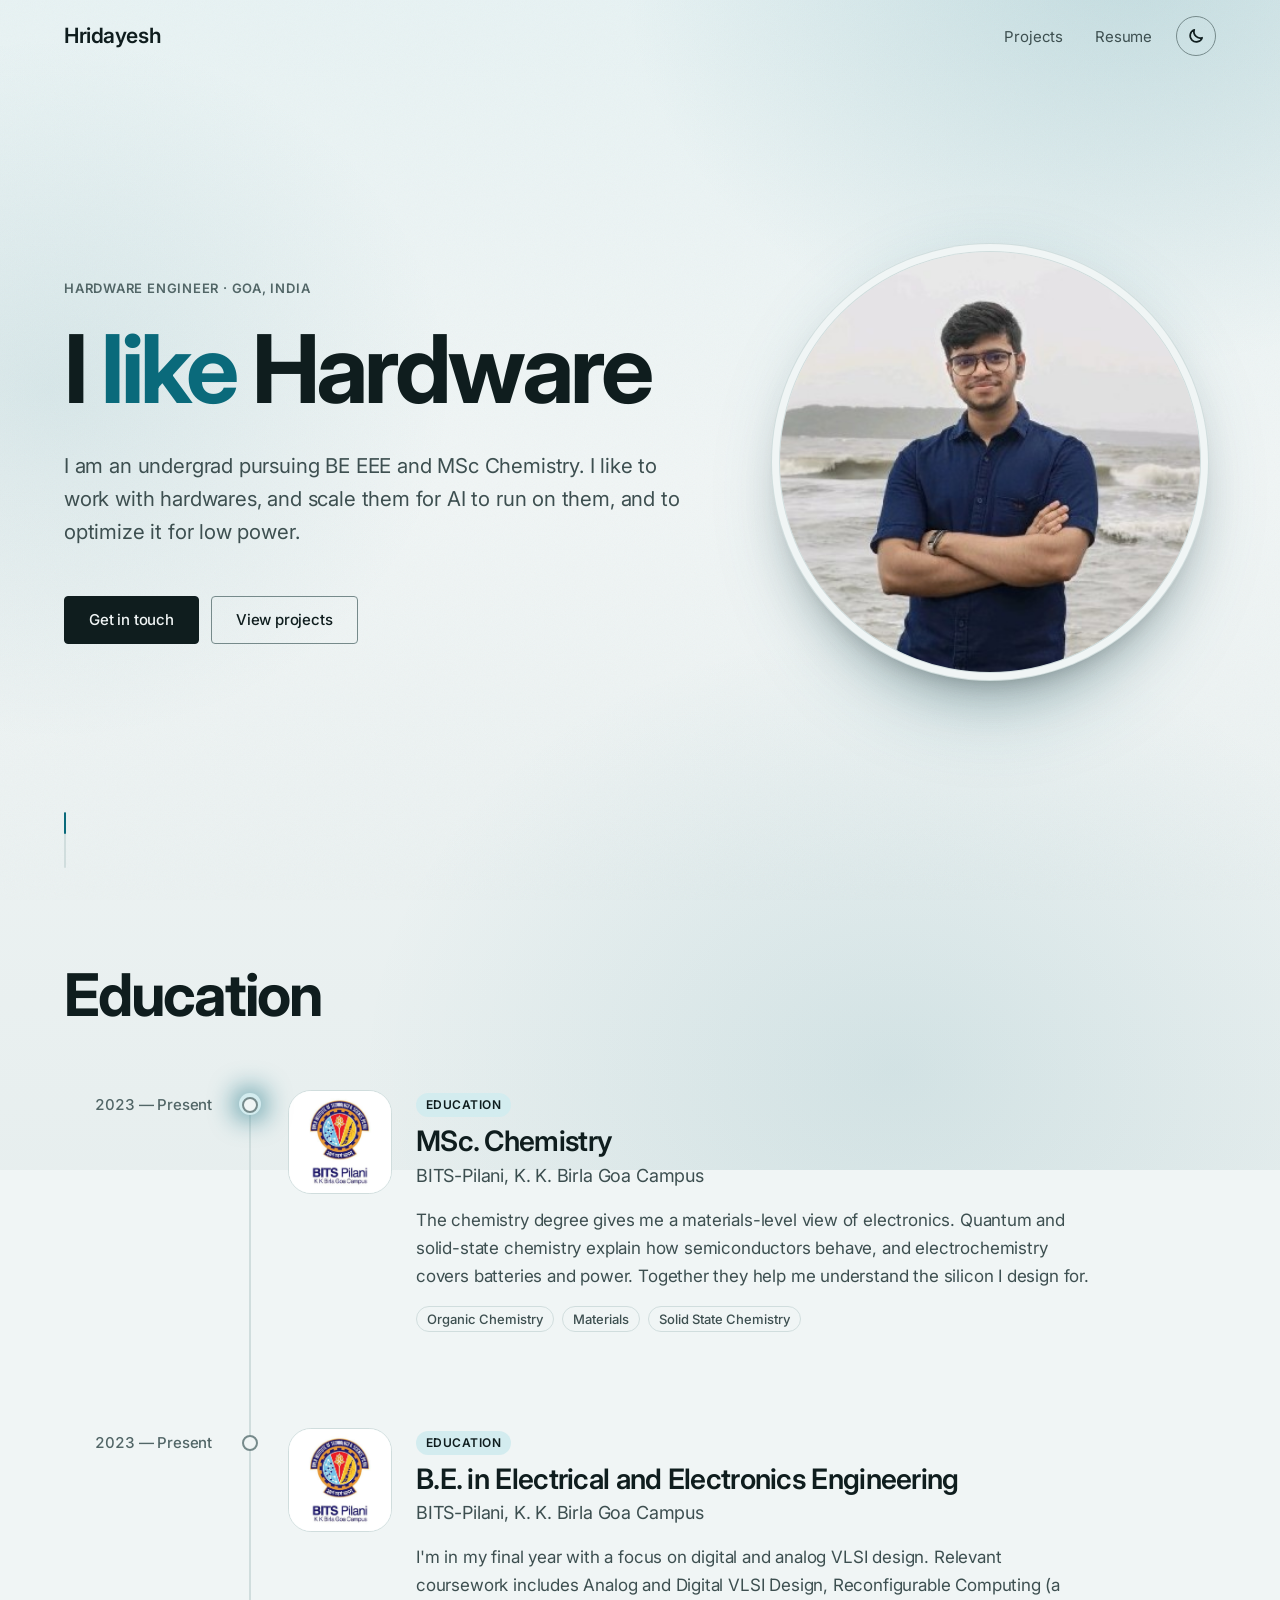
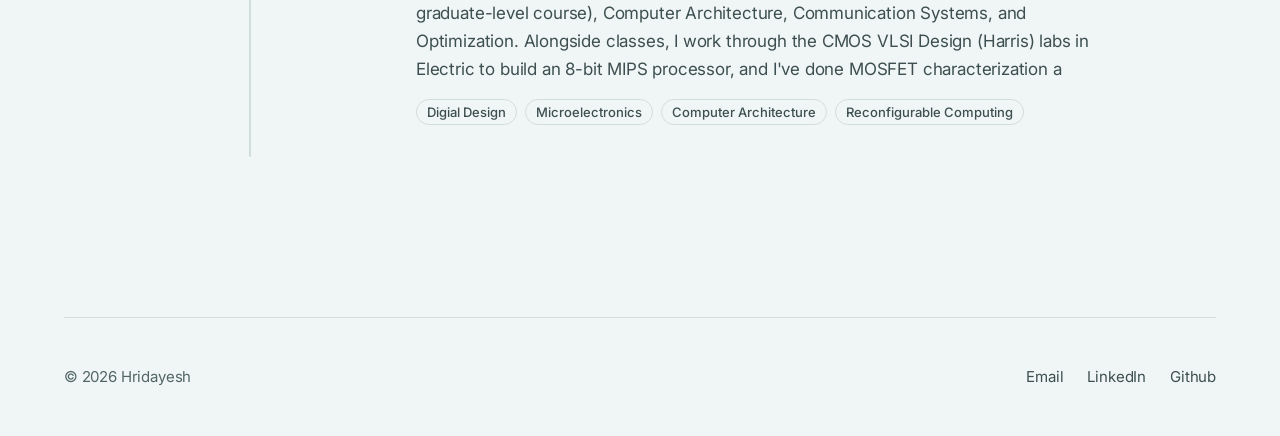
<file: index.html>
<!doctype html>
<html lang="en" data-light="silicon" data-dark="ocean">
<head>
<meta charset="utf-8">
<meta name="viewport" content="width=device-width, initial-scale=1">
<title>Hridayesh</title>
<meta name="description" content="I am an undergrad pursuing BE EEE and MSc Chemistry. I like to work with hardwares, and scale them for AI to run on them, and to optimize it for low power.">
<link rel="icon" type="image/jpeg" href="uploads/e70d70f130b0.jpg">
<script src="static/theme.js"></script>
<link rel="preconnect" href="https://fonts.googleapis.com">
<link rel="preconnect" href="https://fonts.gstatic.com" crossorigin>
<link rel="stylesheet" href="https://fonts.googleapis.com/css2?family=Inter:wght@400;500;600;700&amp;display=swap">
<link rel="stylesheet" href="static/site.css">
<link rel="stylesheet" href="static/palettes.css">
<script src="static/motion.js" defer></script>
</head>
<body class="pf-root pf-public">
<div class="pf-container">
<header class="pf-nav">
<a class="pf-nav__name" href="./">Hridayesh</a>
<div class="pf-nav__right">
<nav aria-label="Sections"><ul class="pf-nav__links"><li><a href="projects/">Projects</a></li><li><a href="resume/">Resume</a></li></ul></nav>
<button class="pf-toggle" type="button" aria-label="Dark theme" aria-pressed="false">
<svg class="pf-toggle__moon" viewBox="0 0 16 16" aria-hidden="true"><path d="M13.5 9.5a5.5 5.5 0 0 1-7-7 5.5 5.5 0 1 0 7 7Z"/></svg>
<svg class="pf-toggle__sun" viewBox="0 0 16 16" aria-hidden="true"><circle cx="8" cy="8" r="3"/><path d="M8 1.5v1.5M8 13v1.5M1.5 8H3M13 8h1.5M3.4 3.4l1.1 1.1M11.5 11.5l1.1 1.1M3.4 12.6l1.1-1.1M11.5 4.5l1.1-1.1"/></svg>
</button>
</div>
</header>
<main>
<section class="pf-intro pf-intro--portrait"><div class="pf-intro__inner">
<p class="pf-intro__eyebrow">Hardware engineer · Goa, India</p>
<h1 class="pf-intro__title">I <em>like</em> Hardware</h1>
<p class="pf-intro__lead">I am an undergrad pursuing BE EEE and MSc Chemistry. I like to work with hardwares, and scale them for AI to run on them, and to optimize it for low power.</p>
<div class="pf-intro__actions"><a class="pf-button" href="mailto:hridayeshkundu@gmail.com">Get in touch</a><a class="pf-button pf-button--quiet" href="projects/">View projects</a></div>
</div>
<div class="pf-intro__portrait">
<div class="pf-portrait">
<img class="pf-portrait__img" src="uploads/e70d70f130b0.jpg" alt="Photo of Hridayesh" width="440" height="440">
</div>
</div>
<div class="pf-scrollcue" aria-hidden="true"></div></section>
<section class="pf-timeline" id="timeline">
<h2 class="pf-headline pf-reveal">Education</h2>
<div class="pf-tl">
<div class="pf-tl__track" aria-hidden="true"><div class="pf-tl__fill"></div></div>
<ol class="pf-tl__list">
<li class="pf-tl__item">
<div class="pf-tl__years">2023 — Present</div>
<span class="pf-tl__dot" aria-hidden="true"></span>
<div class="pf-tl__logo"><img src="uploads/8a8f639712d3.jpg" alt="" loading="lazy"></div>
<div class="pf-tl__body"><span class="pf-tl__kind pf-tl__kind--education">Education</span><h3 class="pf-tl__title">MSc. Chemistry</h3><p class="pf-tl__org">BITS-Pilani, K. K. Birla Goa Campus</p><p class="pf-tl__summary">The chemistry degree gives me a materials-level view of electronics. Quantum and solid-state chemistry explain how semiconductors behave, and electrochemistry covers batteries and power. Together they help me understand the silicon I design for.</p><ul class="pf-tags"><li class="pf-tag">Organic Chemistry</li><li class="pf-tag">Materials</li><li class="pf-tag">Solid State Chemistry</li></ul></div>
</li><li class="pf-tl__item">
<div class="pf-tl__years">2023 — Present</div>
<span class="pf-tl__dot" aria-hidden="true"></span>
<div class="pf-tl__logo"><img src="uploads/470afca710dd.jpg" alt="" loading="lazy"></div>
<div class="pf-tl__body"><span class="pf-tl__kind pf-tl__kind--education">Education</span><h3 class="pf-tl__title">B.E. in Electrical and Electronics Engineering</h3><p class="pf-tl__org">BITS-Pilani, K. K. Birla Goa Campus</p><p class="pf-tl__summary">I&#x27;m in my final year with a focus on digital and analog VLSI design. Relevant coursework includes Analog and Digital VLSI Design, Reconfigurable Computing (a graduate-level course), Computer Architecture, Communication Systems, and Optimization. Alongside classes, I work through the CMOS VLSI Design (Harris) labs in Electric to build an 8-bit MIPS processor, and I&#x27;ve done MOSFET characterization a</p><ul class="pf-tags"><li class="pf-tag">Digial Design</li><li class="pf-tag">Microelectronics</li><li class="pf-tag">Computer Architecture</li><li class="pf-tag">Reconfigurable Computing</li></ul></div>
</li>
</ol>
</div>
</section>
</main>
<footer class="pf-footer">
<span>© 2026 Hridayesh</span>
<ul class="pf-footer__links"><li><a href="mailto:hridayeshkundu@gmail.com">Email</a></li><li><a href="https://www.linkedin.com/in/hridayeshkundu3/" rel="noopener noreferrer">LinkedIn</a></li><li><a href="https://github.com/hridaKun" rel="noopener noreferrer">Github</a></li></ul>
</footer>
</div>
</body>
</html>
</file>
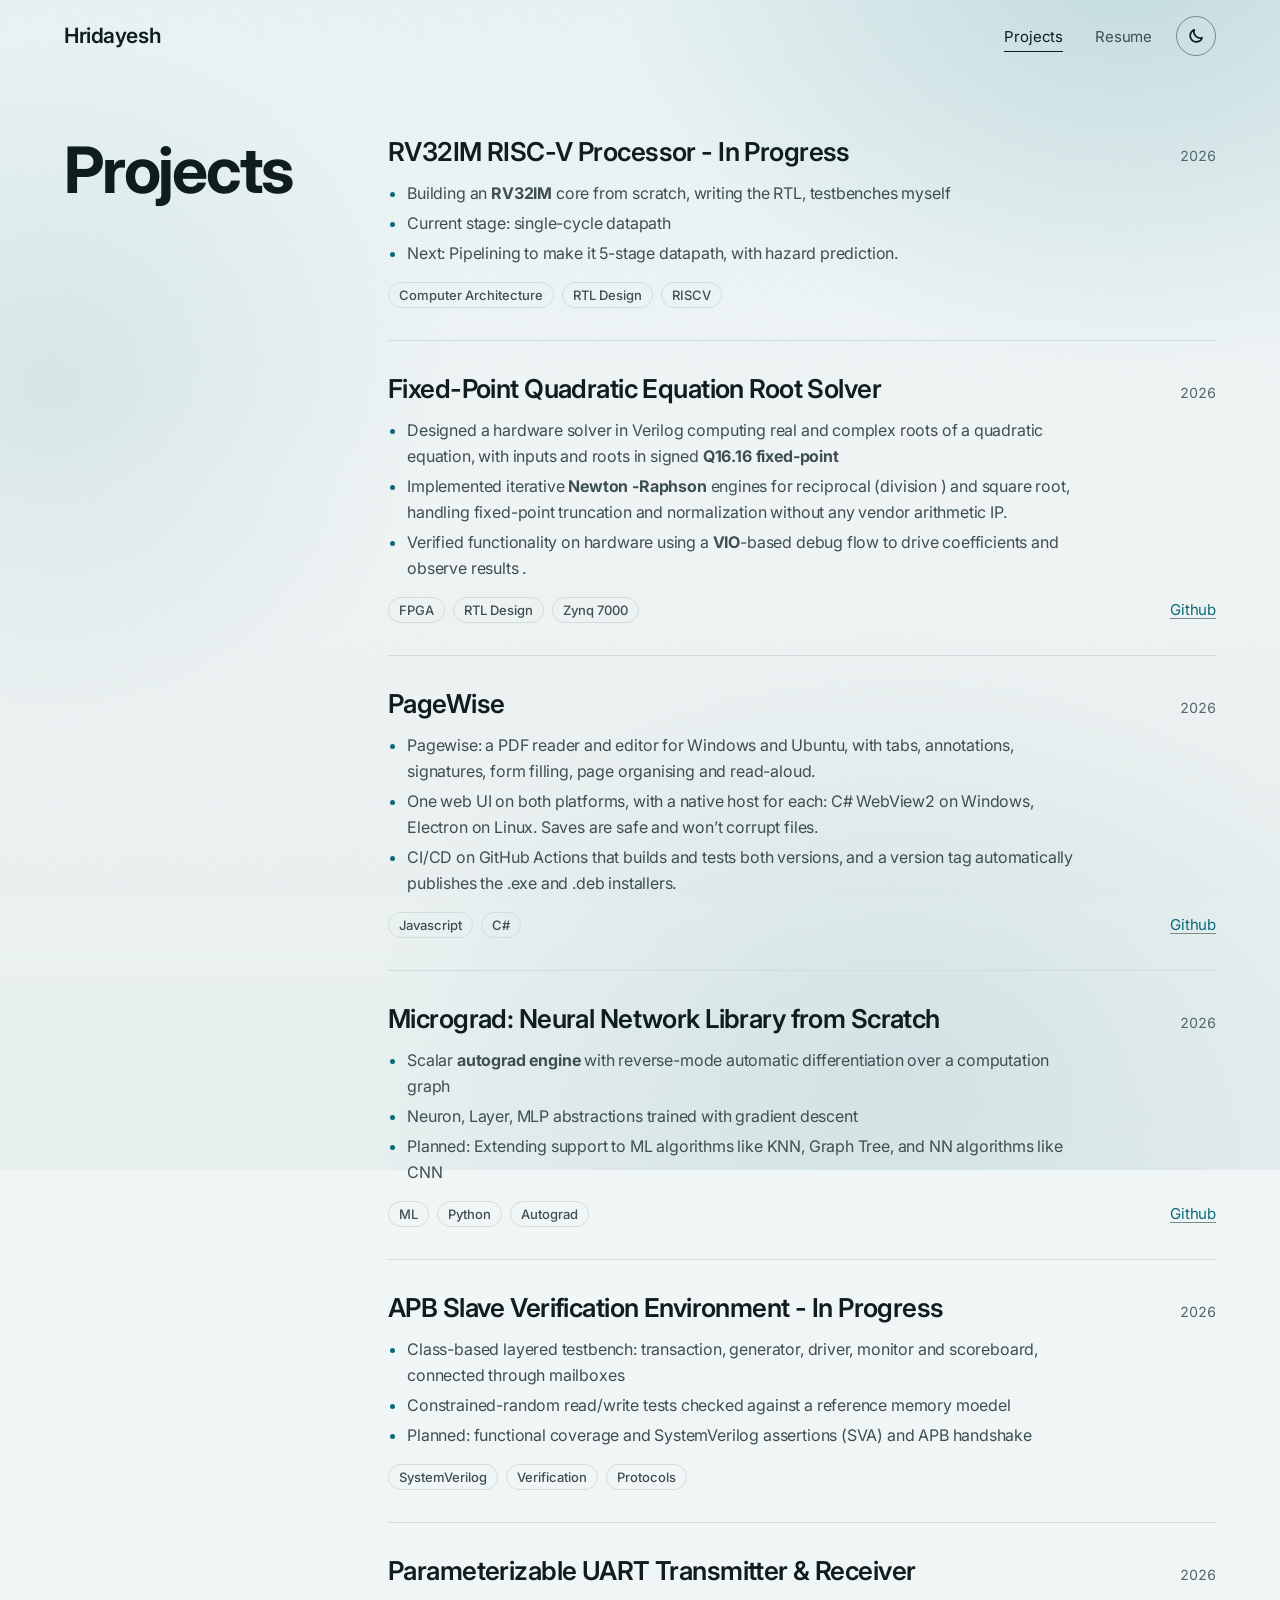
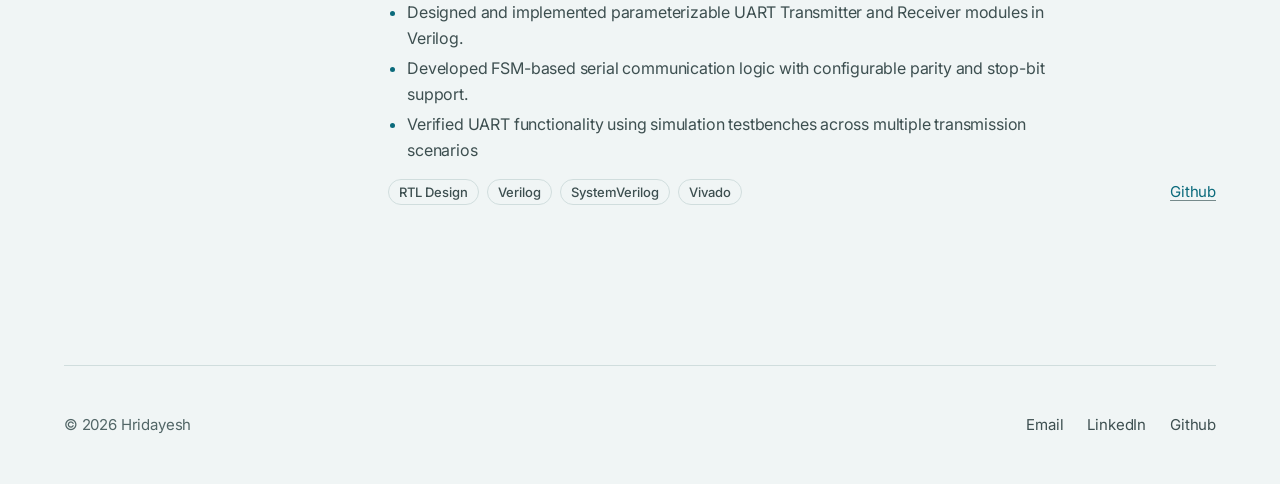
<file: projects/index.html>
<!doctype html>
<html lang="en" data-light="silicon" data-dark="ocean">
<head>
<meta charset="utf-8">
<meta name="viewport" content="width=device-width, initial-scale=1">
<title>Projects · Hridayesh</title>
<meta name="description" content="I am an undergrad pursuing BE EEE and MSc Chemistry. I like to work with hardwares, and scale them for AI to run on them, and to optimize it for low power.">
<link rel="icon" type="image/jpeg" href="../uploads/e70d70f130b0.jpg">
<script src="../static/theme.js"></script>
<link rel="preconnect" href="https://fonts.googleapis.com">
<link rel="preconnect" href="https://fonts.gstatic.com" crossorigin>
<link rel="stylesheet" href="https://fonts.googleapis.com/css2?family=Inter:wght@400;500;600;700&amp;display=swap">
<link rel="stylesheet" href="../static/site.css">
<link rel="stylesheet" href="../static/palettes.css">
<script src="../static/motion.js" defer></script>
</head>
<body class="pf-root pf-public">
<div class="pf-container">
<header class="pf-nav">
<a class="pf-nav__name" href="../">Hridayesh</a>
<div class="pf-nav__right">
<nav aria-label="Sections"><ul class="pf-nav__links"><li><a href="../projects/" aria-current="page">Projects</a></li><li><a href="../resume/">Resume</a></li></ul></nav>
<button class="pf-toggle" type="button" aria-label="Dark theme" aria-pressed="false">
<svg class="pf-toggle__moon" viewBox="0 0 16 16" aria-hidden="true"><path d="M13.5 9.5a5.5 5.5 0 0 1-7-7 5.5 5.5 0 1 0 7 7Z"/></svg>
<svg class="pf-toggle__sun" viewBox="0 0 16 16" aria-hidden="true"><circle cx="8" cy="8" r="3"/><path d="M8 1.5v1.5M8 13v1.5M1.5 8H3M13 8h1.5M3.4 3.4l1.1 1.1M11.5 11.5l1.1 1.1M3.4 12.6l1.1-1.1M11.5 4.5l1.1-1.1"/></svg>
</button>
</div>
</header>
<main>
<section class="pf-section pf-page"><h1 class="pf-page__title">Projects</h1><article class="pf-project pf-reveal">
<div class="pf-project__head"><h3 class="pf-project__title">RV32IM RISC-V Processor - In Progress</h3><span class="pf-project__year">2026</span></div>
<ul class="pf-project__points"><li>Building an <strong>RV32IM</strong> core from scratch, writing the RTL, testbenches myself</li><li>Current stage: single-cycle datapath</li><li>Next: Pipelining to make it 5-stage datapath, with hazard prediction.</li></ul><div class="pf-project__foot"><ul class="pf-tags"><li class="pf-tag">Computer Architecture</li><li class="pf-tag">RTL Design</li><li class="pf-tag">RISCV</li></ul><div class="pf-project__links"></div></div>
</article><article class="pf-project pf-reveal">
<div class="pf-project__head"><h3 class="pf-project__title"><a href="https://github.com/hrida-k/FPGA-Quadratic-Solver" rel="noopener noreferrer">Fixed-Point Quadratic Equation Root Solver</a></h3><span class="pf-project__year">2026</span></div>
<ul class="pf-project__points"><li>Designed a hardware solver in Verilog computing real and complex roots of a quadratic equation, with inputs and roots in signed <strong>Q16.16 fixed-point</strong></li><li>Implemented iterative <strong>Newton -Raphson</strong> engines for reciprocal (division ) and square root, handling fixed-point truncation and normalization without any vendor arithmetic IP.</li><li>Verified functionality on hardware using a <strong>VIO</strong>-based debug flow to drive coefficients and observe results .</li></ul><div class="pf-project__foot"><ul class="pf-tags"><li class="pf-tag">FPGA</li><li class="pf-tag">RTL Design</li><li class="pf-tag">Zynq 7000</li></ul><div class="pf-project__links"><a class="pf-link" href="https://github.com/hrida-k/FPGA-Quadratic-Solver" rel="noopener noreferrer">Github</a></div></div>
</article><article class="pf-project pf-reveal">
<div class="pf-project__head"><h3 class="pf-project__title"><a href="https://github.com/hridaKun/PageWise" rel="noopener noreferrer">PageWise</a></h3><span class="pf-project__year">2026</span></div>
<ul class="pf-project__points"><li>Pagewise: a PDF reader and editor for Windows and Ubuntu, with tabs, annotations, signatures, form filling, page organising and read-aloud.</li><li>One web UI on both platforms, with a native host for each: C# WebView2 on Windows, Electron on Linux. Saves are safe and won’t corrupt files.</li><li>CI/CD on GitHub Actions that builds and tests both versions, and a version tag automatically publishes the .exe and .deb installers.</li></ul><div class="pf-project__foot"><ul class="pf-tags"><li class="pf-tag">Javascript</li><li class="pf-tag">C#</li></ul><div class="pf-project__links"><a class="pf-link" href="https://github.com/hridaKun/PageWise" rel="noopener noreferrer">Github</a></div></div>
</article><article class="pf-project pf-reveal">
<div class="pf-project__head"><h3 class="pf-project__title"><a href="https://github.com/hridaKun/micrograd_extended" rel="noopener noreferrer">Micrograd: Neural Network Library from Scratch</a></h3><span class="pf-project__year">2026</span></div>
<ul class="pf-project__points"><li>Scalar <strong>autograd engine</strong> with reverse-mode automatic differentiation over a computation graph</li><li>Neuron, Layer, MLP abstractions trained with gradient descent</li><li>Planned: Extending support to ML algorithms like KNN, Graph Tree, and NN algorithms like CNN</li></ul><div class="pf-project__foot"><ul class="pf-tags"><li class="pf-tag">ML</li><li class="pf-tag">Python</li><li class="pf-tag">Autograd</li></ul><div class="pf-project__links"><a class="pf-link" href="https://github.com/hridaKun/micrograd_extended" rel="noopener noreferrer">Github</a></div></div>
</article><article class="pf-project pf-reveal">
<div class="pf-project__head"><h3 class="pf-project__title">APB Slave Verification Environment - In Progress</h3><span class="pf-project__year">2026</span></div>
<ul class="pf-project__points"><li>Class-based layered testbench: transaction, generator, driver, monitor and scoreboard, connected through mailboxes</li><li>Constrained-random read/write tests checked against a reference memory moedel</li><li>Planned: functional coverage and SystemVerilog assertions (SVA) and APB handshake</li></ul><div class="pf-project__foot"><ul class="pf-tags"><li class="pf-tag">SystemVerilog</li><li class="pf-tag">Verification</li><li class="pf-tag">Protocols</li></ul><div class="pf-project__links"></div></div>
</article><article class="pf-project pf-reveal">
<div class="pf-project__head"><h3 class="pf-project__title"><a href="https://github.com/hridaKun/RTL-Protocol-engines/tree/main/UART" rel="noopener noreferrer">Parameterizable UART Transmitter &amp; Receiver</a></h3><span class="pf-project__year">2026</span></div>
<ul class="pf-project__points"><li>Designed and implemented parameterizable UART Transmitter and Receiver modules in Verilog.</li><li>Developed FSM-based serial communication logic with configurable parity and stop-bit support.</li><li>Verified UART functionality using simulation testbenches across multiple transmission scenarios</li></ul><div class="pf-project__foot"><ul class="pf-tags"><li class="pf-tag">RTL Design</li><li class="pf-tag">Verilog</li><li class="pf-tag">SystemVerilog</li><li class="pf-tag">Vivado</li></ul><div class="pf-project__links"><a class="pf-link" href="https://github.com/hridaKun/RTL-Protocol-engines/tree/main/UART" rel="noopener noreferrer">Github</a></div></div>
</article></section>
</main>
<footer class="pf-footer">
<span>© 2026 Hridayesh</span>
<ul class="pf-footer__links"><li><a href="mailto:hridayeshkundu@gmail.com">Email</a></li><li><a href="https://www.linkedin.com/in/hridayeshkundu3/" rel="noopener noreferrer">LinkedIn</a></li><li><a href="https://github.com/hridaKun" rel="noopener noreferrer">Github</a></li></ul>
</footer>
</div>
</body>
</html>
</file>
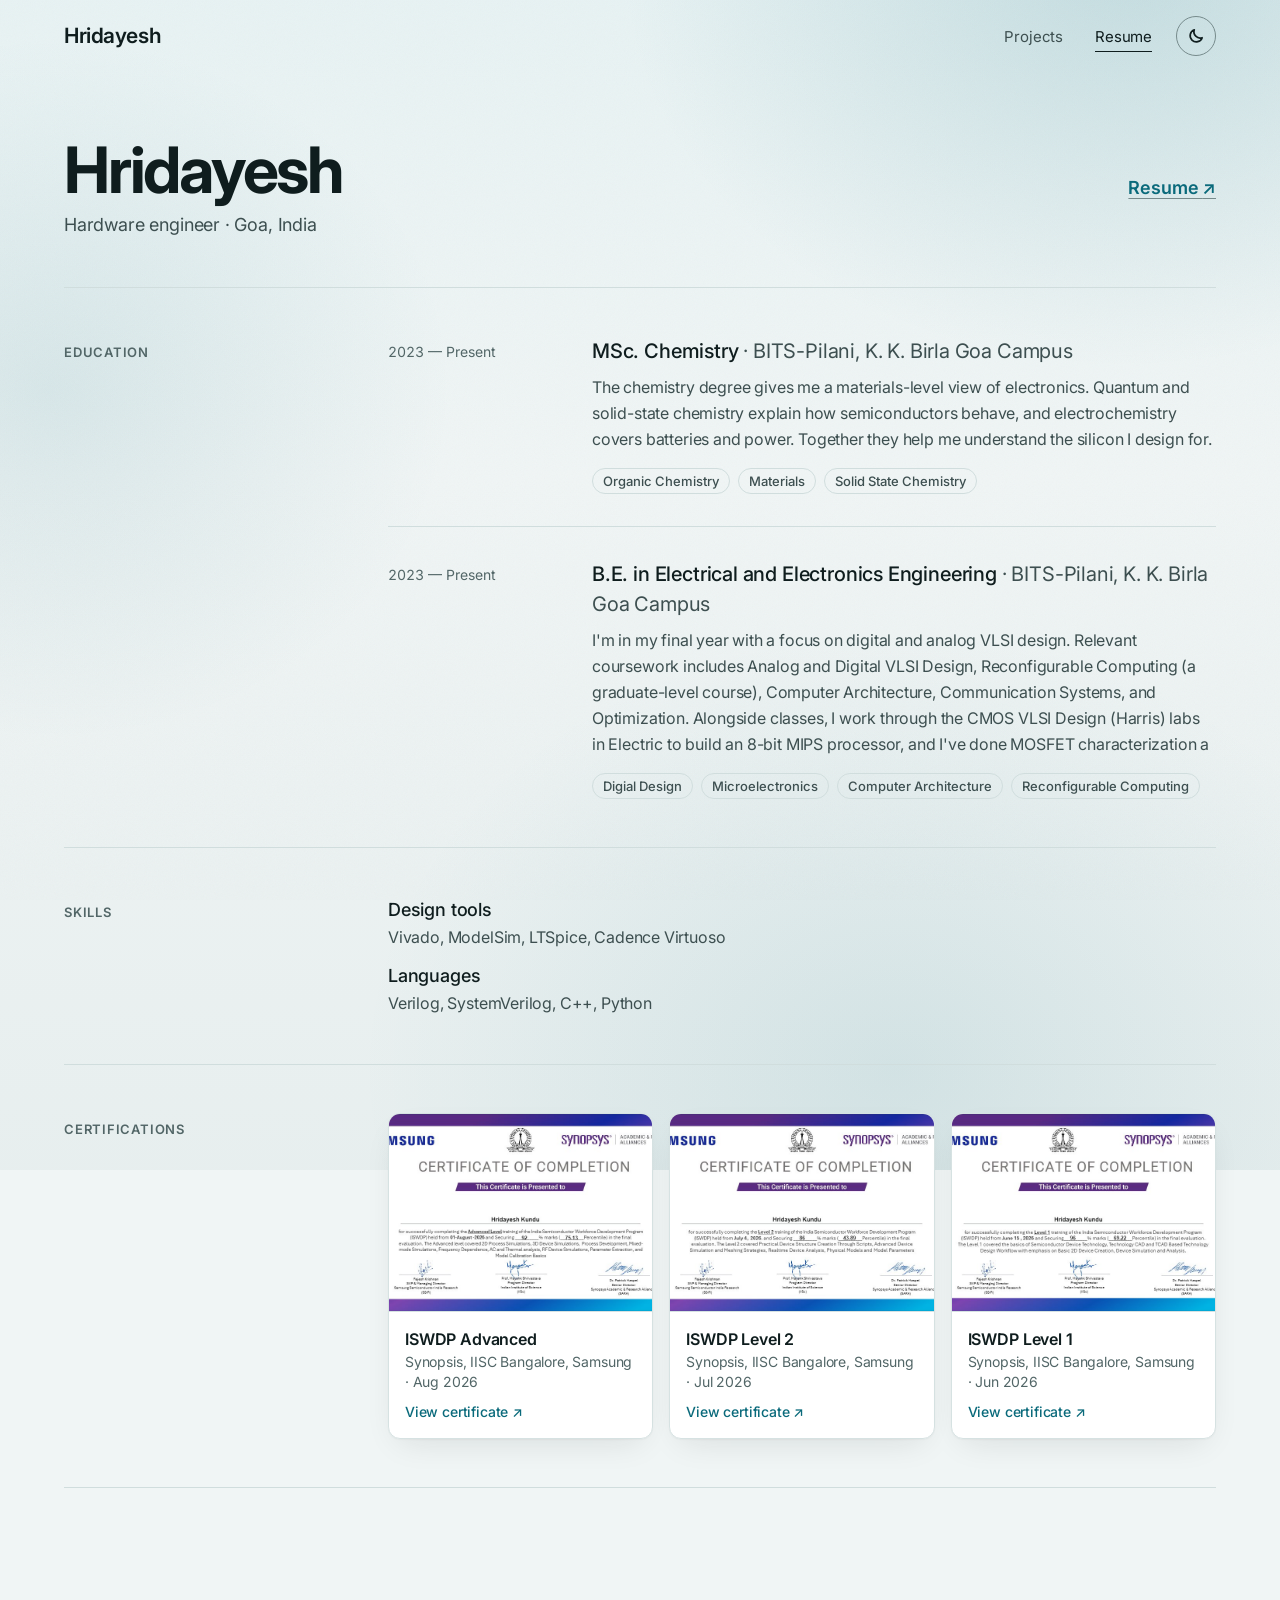
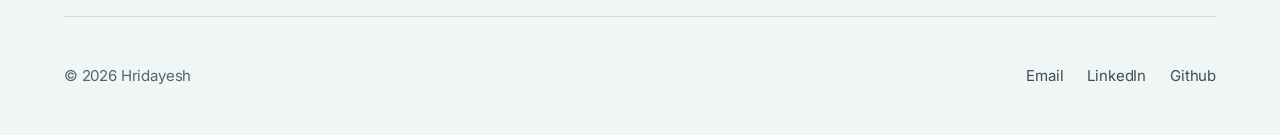
<file: resume/index.html>
<!doctype html>
<html lang="en" data-light="silicon" data-dark="ocean">
<head>
<meta charset="utf-8">
<meta name="viewport" content="width=device-width, initial-scale=1">
<title>Resume · Hridayesh</title>
<meta name="description" content="I am an undergrad pursuing BE EEE and MSc Chemistry. I like to work with hardwares, and scale them for AI to run on them, and to optimize it for low power.">
<link rel="icon" type="image/jpeg" href="../uploads/e70d70f130b0.jpg">
<script src="../static/theme.js"></script>
<link rel="preconnect" href="https://fonts.googleapis.com">
<link rel="preconnect" href="https://fonts.gstatic.com" crossorigin>
<link rel="stylesheet" href="https://fonts.googleapis.com/css2?family=Inter:wght@400;500;600;700&amp;display=swap">
<link rel="stylesheet" href="../static/site.css">
<link rel="stylesheet" href="../static/palettes.css">
<script src="../static/motion.js" defer></script>
</head>
<body class="pf-root pf-public">
<div class="pf-container">
<header class="pf-nav">
<a class="pf-nav__name" href="../">Hridayesh</a>
<div class="pf-nav__right">
<nav aria-label="Sections"><ul class="pf-nav__links"><li><a href="../projects/">Projects</a></li><li><a href="../resume/" aria-current="page">Resume</a></li></ul></nav>
<button class="pf-toggle" type="button" aria-label="Dark theme" aria-pressed="false">
<svg class="pf-toggle__moon" viewBox="0 0 16 16" aria-hidden="true"><path d="M13.5 9.5a5.5 5.5 0 0 1-7-7 5.5 5.5 0 1 0 7 7Z"/></svg>
<svg class="pf-toggle__sun" viewBox="0 0 16 16" aria-hidden="true"><circle cx="8" cy="8" r="3"/><path d="M8 1.5v1.5M8 13v1.5M1.5 8H3M13 8h1.5M3.4 3.4l1.1 1.1M11.5 11.5l1.1 1.1M3.4 12.6l1.1-1.1M11.5 4.5l1.1-1.1"/></svg>
</button>
</div>
</header>
<main>
<section class="pf-resume pf-page">
<header class="pf-resume__head">
<div><h1 class="pf-resume__name">Hridayesh</h1><p class="pf-resume__role">Hardware engineer · Goa, India</p></div>
<a class="pf-resume__pdf" href="../resume.pdf" target="_blank" rel="noopener noreferrer" aria-label="Resume PDF (opens in a new tab)">Resume <span aria-hidden="true">↗</span></a>
</header>
<div class="pf-section pf-resume__section"><div class="pf-section-head"><h2 class="pf-section-head__label">Education</h2></div><article class="pf-exp">
<div class="pf-exp__dates">2023 — Present</div>
<div><h3 class="pf-exp__role">MSc. Chemistry <span class="pf-exp__org">· BITS-Pilani, K. K. Birla Goa Campus</span></h3><p class="pf-exp__summary">The chemistry degree gives me a materials-level view of electronics. Quantum and solid-state chemistry explain how semiconductors behave, and electrochemistry covers batteries and power. Together they help me understand the silicon I design for.</p><ul class="pf-tags"><li class="pf-tag">Organic Chemistry</li><li class="pf-tag">Materials</li><li class="pf-tag">Solid State Chemistry</li></ul></div>
</article><article class="pf-exp">
<div class="pf-exp__dates">2023 — Present</div>
<div><h3 class="pf-exp__role">B.E. in Electrical and Electronics Engineering <span class="pf-exp__org">· BITS-Pilani, K. K. Birla Goa Campus</span></h3><p class="pf-exp__summary">I&#x27;m in my final year with a focus on digital and analog VLSI design. Relevant coursework includes Analog and Digital VLSI Design, Reconfigurable Computing (a graduate-level course), Computer Architecture, Communication Systems, and Optimization. Alongside classes, I work through the CMOS VLSI Design (Harris) labs in Electric to build an 8-bit MIPS processor, and I&#x27;ve done MOSFET characterization a</p><ul class="pf-tags"><li class="pf-tag">Digial Design</li><li class="pf-tag">Microelectronics</li><li class="pf-tag">Computer Architecture</li><li class="pf-tag">Reconfigurable Computing</li></ul></div>
</article></div>
<div class="pf-resume__group"><h2 class="pf-resume__label">Skills</h2><ul class="pf-resume__body"><li><strong>Design tools</strong>Vivado, ModelSim, LTSpice, Cadence Virtuoso</li><li><strong>Languages</strong>Verilog, SystemVerilog, C++, Python</li></ul></div>
<div class="pf-resume__group pf-resume__certs"><h2 class="pf-resume__label">Certifications</h2><ul class="pf-certgrid"><li class="pf-certcard"><a class="pf-certcard__link" href="../uploads/ac9985a8931d.pdf" target="_blank" rel="noopener noreferrer" aria-label="ISWDP Advanced: view certificate (opens in a new tab)"><span class="pf-certcard__thumb"><img src="../uploads/27d6ca361860.jpg" alt="" loading="lazy"></span><span class="pf-certcard__body"><span class="pf-certcard__title">ISWDP Advanced</span><span class="pf-certcard__meta">Synopsis, IISC Bangalore, Samsung · Aug 2026</span><span class="pf-certcard__cta">View certificate <span aria-hidden="true">↗</span></span></span></a></li><li class="pf-certcard"><a class="pf-certcard__link" href="../uploads/4ef4c98dbf22.pdf" target="_blank" rel="noopener noreferrer" aria-label="ISWDP Level 2: view certificate (opens in a new tab)"><span class="pf-certcard__thumb"><img src="../uploads/fc6d64941f1e.jpg" alt="" loading="lazy"></span><span class="pf-certcard__body"><span class="pf-certcard__title">ISWDP Level 2</span><span class="pf-certcard__meta">Synopsis, IISC Bangalore, Samsung · Jul 2026</span><span class="pf-certcard__cta">View certificate <span aria-hidden="true">↗</span></span></span></a></li><li class="pf-certcard"><a class="pf-certcard__link" href="../uploads/38d2065e1e74.pdf" target="_blank" rel="noopener noreferrer" aria-label="ISWDP Level 1: view certificate (opens in a new tab)"><span class="pf-certcard__thumb"><img src="../uploads/41793473171c.jpg" alt="" loading="lazy"></span><span class="pf-certcard__body"><span class="pf-certcard__title">ISWDP Level 1</span><span class="pf-certcard__meta">Synopsis, IISC Bangalore, Samsung · Jun 2026</span><span class="pf-certcard__cta">View certificate <span aria-hidden="true">↗</span></span></span></a></li></ul></div>
</section>
</main>
<footer class="pf-footer">
<span>© 2026 Hridayesh</span>
<ul class="pf-footer__links"><li><a href="mailto:hridayeshkundu@gmail.com">Email</a></li><li><a href="https://www.linkedin.com/in/hridayeshkundu3/" rel="noopener noreferrer">LinkedIn</a></li><li><a href="https://github.com/hridaKun" rel="noopener noreferrer">Github</a></li></ul>
</footer>
</div>
</body>
</html>
</file>
<file: static/site.css>
/* Portfolio — tokens (from the Portfolio design system), then component styles. */

:root, [data-theme="light"] {
  --bg: #f2f4f0;
  --surface: #fafbf8;
  --surface-sunken: #e6e9e3;
  --ink: #151c18;
  --ink-muted: #46504a;
  --ink-subtle: #5d6861;
  --line: #d5dad2;
  --line-strong: #7f8a82;
  --accent: #1c6b4a;
  --accent-soft: #d6e8dc;
  --nav-bg: rgba(242, 244, 240, 0.78);
  color-scheme: light;
}
[data-theme="dark"] {
  --bg: #101513;
  --surface: #171d1a;
  --surface-sunken: #0b0f0d;
  --ink: #e6ebe6;
  --ink-muted: #aab4ad;
  --ink-subtle: #8d9890;
  --line: #262e2a;
  --line-strong: #6c776f;
  --accent: #74d3a2;
  --accent-soft: #1c3329;
  --nav-bg: rgba(16, 21, 19, 0.72);
  color-scheme: dark;
}
:root {
  --space-1: 4px;
  --space-2: 8px;
  --space-3: 12px;
  --space-4: 16px;
  --space-6: 24px;
  --space-8: 32px;
  --space-12: 48px;
  --space-16: 64px;
  --space-24: 96px;
  --radius-sm: 4px;
  --radius-md: 8px;
  --radius-full: 999px;
  Inter elsewhere. One family for everything. */
  --font-serif: -apple-system, BlinkMacSystemFont, "SF Pro Text", "SF Pro Display", "Inter", "Segoe UI", "Helvetica Neue", Arial, sans-serif;
  --font-sans: -apple-system, BlinkMacSystemFont, "SF Pro Text", "SF Pro Display", "Inter", "Segoe UI", "Helvetica Neue", Arial, sans-serif;
  --font-mono: -apple-system, BlinkMacSystemFont, "SF Pro Text", "SF Pro Display", "Inter", "Segoe UI", "Helvetica Neue", Arial, sans-serif;
  --font-code: ui-monospace, "SF Mono", Menlo, Consolas, monospace;
}
html { background: var(--bg); }

/* Portfolio — component styles. Every value is a token from tokens.css. */

/* ---------- Root ---------- */
.pf-root {
  margin: 0;
  background: var(--bg);
  color: var(--ink);
  font-family: var(--font-sans);
  font-size: 16px;
  line-height: 26px;
  -webkit-font-smoothing: antialiased;
  text-rendering: optimizeLegibility;
}
.pf-root *, .pf-root *::before, .pf-root *::after { box-sizing: border-box; }
.pf-root ::selection { background: var(--accent-soft); color: var(--ink); }
.pf-root :focus-visible { outline: 2px solid var(--accent); outline-offset: 2px; border-radius: var(--radius-sm); }
.pf-root a { color: inherit; }

.pf-container { max-width: var(--measure); margin-inline: auto; }

/* ---------- Nav ---------- */
.pf-nav { display: flex; align-items: center; justify-content: space-between; gap: var(--space-4) var(--space-6); flex-wrap: wrap; }
.pf-nav__name { font-family: var(--font-serif); text-decoration: none; color: var(--ink); }
.pf-nav__right { display: flex; align-items: center; gap: var(--space-6); }
.pf-nav__links { display: flex; flex-wrap: wrap; margin: 0; padding: 0; list-style: none; }
.pf-nav__links a { line-height: 22px; color: var(--ink-muted); text-decoration: none; padding-block: 5px; border-bottom: 1px solid transparent; }
.pf-nav__links a:hover { color: var(--ink); }
.pf-nav__links a[aria-current="page"] { color: var(--ink); border-bottom-color: var(--ink); }

/* ---------- ThemeToggle ---------- */
.pf-toggle { display: inline-grid; place-items: center; padding: 0; flex: none; background: transparent; color: var(--ink); border: 1px solid var(--line-strong); border-radius: var(--radius-full); cursor: pointer; }
.pf-toggle:hover { background: var(--surface); }
.pf-toggle svg { fill: none; stroke: currentColor; stroke-width: 1.5; stroke-linecap: round; stroke-linejoin: round; }
.pf-toggle__sun { display: none; }
[data-theme="dark"] .pf-toggle__sun { display: block; }
[data-theme="dark"] .pf-toggle__moon { display: none; }

/* ---------- Button ---------- */
.pf-button { display: inline-flex; align-items: center; gap: var(--space-2); font: 500 14px/22px var(--font-sans); text-decoration: none; white-space: nowrap; color: var(--bg); background: var(--ink); border: 1px solid var(--ink); border-radius: var(--radius-sm); cursor: pointer; }
.pf-root a.pf-button { color: var(--bg); }
.pf-button:hover { background: var(--ink-muted); border-color: var(--ink-muted); }
.pf-button--quiet, .pf-root a.pf-button--quiet { color: var(--ink); background: transparent; border-color: var(--line-strong); }
.pf-button--quiet:hover { background: var(--surface); border-color: var(--ink); }
.pf-link, .pf-root a.pf-link { line-height: 22px; color: var(--accent); text-decoration: underline; text-decoration-color: var(--line-strong); text-underline-offset: 3px; }
.pf-link:hover { text-decoration-color: var(--accent); }

/* ---------- Tag ---------- */
.pf-tags { display: flex; flex-wrap: wrap; gap: var(--space-2); margin: 0; padding: 0; list-style: none; }
.pf-tag { display: inline-block; font: 400 12px/16px var(--font-mono); color: var(--ink-muted); border: 1px solid var(--line); border-radius: var(--radius-full); }

/* ---------- SectionHeading ---------- */
.pf-section-head { display: flex; align-items: baseline; justify-content: space-between; gap: var(--space-4); padding-bottom: var(--space-3); border-bottom: 1px solid var(--line); }
.pf-section-head__label { margin: 0; font: 400 12px/16px var(--font-mono); text-transform: uppercase; color: var(--ink-subtle); }

/* ---------- Intro ---------- */
.pf-intro__eyebrow { margin: 0 0 var(--space-4); font: 400 12px/16px var(--font-mono); text-transform: uppercase; color: var(--ink-subtle); }
.pf-intro__title { margin: 0; font-family: var(--font-serif); text-wrap: balance; }
.pf-intro__title em { color: var(--accent); }
.pf-intro__lead { margin: var(--space-6) 0 0; color: var(--ink-muted); }
.pf-intro__actions { display: flex; flex-wrap: wrap; gap: var(--space-3); }

/* ---------- Rows: ExperienceItem, PostListItem, ProjectCard ---------- */
.pf-exp, .pf-post { display: grid; grid-template-columns: var(--rail) minmax(0, 1fr); gap: var(--space-2) var(--space-6); border-bottom: 1px solid var(--line); }
.pf-exp__dates, .pf-post__date { font: 400 12px/16px var(--font-mono); color: var(--ink-subtle); }

.pf-exp__role { margin: 0; font-weight: 500; }
.pf-exp__org { font-weight: 400; color: var(--ink-muted); }
.pf-exp__summary { margin: var(--space-1) 0 0; color: var(--ink-muted); }
.pf-exp__points { margin: var(--space-3) 0 0; padding: 0; list-style: none; color: var(--ink-muted); }
.pf-exp__points li { position: relative; padding-left: var(--space-4); }
.pf-exp__points li + li { margin-top: var(--space-1); }
.pf-exp__points li::before { content: "–"; position: absolute; left: 0; color: var(--ink-subtle); }

.pf-post__title { margin: 0; font-family: var(--font-serif); }
.pf-post__title a, .pf-project__title a { text-decoration: none; }
.pf-post__title a:hover, .pf-project__title a:hover { color: var(--accent); }
.pf-post__excerpt { margin: var(--space-1) 0 0; color: var(--ink-muted); }

.pf-project { border-bottom: 1px solid var(--line); }
.pf-project__head { display: flex; align-items: baseline; justify-content: space-between; gap: var(--space-4); }
.pf-project__title { margin: 0; font-family: var(--font-serif); }
.pf-project__year { flex: none; font: 400 12px/16px var(--font-mono); color: var(--ink-subtle); }
.pf-project__desc { margin: var(--space-1) 0 0; color: var(--ink-muted); }
.pf-project__foot { display: flex; flex-wrap: wrap; align-items: center; justify-content: space-between; gap: var(--space-3) var(--space-4); }
.pf-project__links { display: flex; gap: var(--space-4); }

/* ---------- Resume ---------- */
.pf-resume__head { display: flex; flex-wrap: wrap; justify-content: space-between; gap: var(--space-4); padding-bottom: var(--space-6); border-bottom: 1px solid var(--line); }
.pf-resume__name { margin: 0; font-family: var(--font-serif); font-size: 40px; line-height: 44px; }
.pf-resume__role { margin: var(--space-1) 0 0; font-size: 14px; line-height: 22px; color: var(--ink-muted); }
.pf-resume__group { display: grid; grid-template-columns: var(--rail) minmax(0, 1fr); gap: var(--space-2) var(--space-6); padding-block: var(--space-6); border-bottom: 1px solid var(--line); }
.pf-resume__label { margin: 0; padding-top: 5px; font: 400 12px/16px var(--font-mono); text-transform: uppercase; color: var(--ink-subtle); }
.pf-resume__body { margin: 0; padding: 0; list-style: none; color: var(--ink-muted); }
.pf-resume__body li + li { margin-top: var(--space-3); }
.pf-resume__body strong { display: block; font-weight: 500; color: var(--ink); }

/* ---------- Prose ---------- */
.pf-prose { font-size: 17px; line-height: 28px; }
.pf-prose__meta { margin: 0 0 var(--space-4); font: 400 12px/16px var(--font-mono); color: var(--ink-subtle); }
.pf-prose h1 { margin: 0 0 var(--space-8); font-family: var(--font-serif); font-size: clamp(32px, 7vw, 40px); line-height: 1.1; text-wrap: balance; }
.pf-prose h2 { margin: var(--space-12) 0 var(--space-4); font-family: var(--font-serif); font-size: 28px; line-height: 34px; }
.pf-prose h3 { margin: var(--space-8) 0 var(--space-3); font-family: var(--font-serif); font-size: 22px; line-height: 28px; }
.pf-prose p, .pf-prose ul, .pf-prose ol, .pf-prose pre, .pf-prose blockquote, .pf-prose figure { margin: 0 0 var(--space-6); }
.pf-prose ul, .pf-prose ol { padding-left: var(--space-6); }
.pf-prose li + li { margin-top: var(--space-2); }
.pf-prose li::marker { color: var(--ink-subtle); }
.pf-prose a { color: var(--accent); text-decoration: underline; text-decoration-color: var(--line-strong); text-underline-offset: 3px; }
.pf-prose a:hover { text-decoration-color: var(--accent); }
.pf-prose blockquote { padding-inline: var(--space-6); font-family: var(--font-serif); font-size: 22px; line-height: 30px; color: var(--ink-muted); }
.pf-prose code { padding: 2px 5px; font: 400 0.85em/1 var(--font-mono); background: var(--surface-sunken); border-radius: var(--radius-sm); }
.pf-prose pre { padding: var(--space-4); overflow-x: auto; font: 400 14px/22px var(--font-mono); background: var(--surface-sunken); border: 1px solid var(--line); border-radius: var(--radius-sm); }
.pf-prose pre code { padding: 0; font: inherit; background: none; }
.pf-prose img { display: block; max-width: 100%; height: auto; border-radius: var(--radius-md); }
.pf-prose figcaption { margin-top: var(--space-2); font-size: 14px; line-height: 22px; color: var(--ink-subtle); }
.pf-prose hr { margin: var(--space-12) 0; border: 0; border-top: 1px solid var(--line); }

/* ---------- Footer ---------- */
.pf-footer { display: flex; flex-wrap: wrap; align-items: center; justify-content: space-between; gap: var(--space-3) var(--space-6); border-top: 1px solid var(--line); line-height: 22px; color: var(--ink-subtle); }
.pf-footer__links { display: flex; flex-wrap: wrap; gap: var(--space-1) var(--space-6); margin: 0; padding: 0; list-style: none; }
.pf-footer__links a { color: var(--ink-muted); text-decoration: none; }
.pf-footer__links a:hover { color: var(--accent); }

/* ---------- Small screens: the rail stacks above the content ---------- */
@media (max-width: 560px) {
  .pf-exp, .pf-post, .pf-resume__group { grid-template-columns: minmax(0, 1fr); }
  .pf-exp__dates, .pf-post__date, .pf-resume__label { padding-top: 0; }
}

@media print {
  .pf-nav, .pf-footer, .pf-toggle, .pf-button { display: none; }
}

/* ---------- Pages ---------- */
.pf-page { padding-top: var(--space-12); }
.pf-page__title { margin: 0 0 var(--space-8); font-family: var(--font-serif); }
.pf-page > .pf-page__title + .pf-exp, .pf-page > .pf-page__title + .pf-post, .pf-page > .pf-page__title + .pf-project { border-top: 1px solid var(--line); }
.pf-empty { margin: 0 0 var(--space-6); color: var(--ink-muted); }
.pf-back { margin: var(--space-12) 0 var(--space-16); }
.pf-resume { padding-bottom: var(--space-16); }
.pf-resume__section { padding-top: var(--space-12); }
.pf-resume__section + .pf-resume__group { margin-top: var(--space-6); }
.pf-prose.pf-page { padding-bottom: 0; }

/* ---------- Admin ---------- */
.pf-admin { padding-block: var(--space-8) var(--space-16); }
.pf-tabs { display: flex; flex-wrap: wrap; gap: var(--space-1) var(--space-6); margin: 0 0 var(--space-8); border-bottom: 1px solid var(--line); }
.pf-tab { padding: var(--space-2) 0; font: 400 14px/22px var(--font-sans); color: var(--ink-muted); background: none; border: 0; border-bottom: 1px solid transparent; margin-bottom: -1px; cursor: pointer; }
.pf-tab:hover { color: var(--ink); }
.pf-tab[aria-selected="true"] { color: var(--ink); border-bottom-color: var(--ink); }
.pf-admin__head { display: flex; flex-wrap: wrap; align-items: center; justify-content: space-between; gap: var(--space-3); margin-bottom: var(--space-4); }
.pf-admin__title { margin: 0; font-family: var(--font-serif); font-size: 28px; line-height: 34px; }
.pf-admin__sub { margin: var(--space-12) 0 var(--space-4); font-family: var(--font-serif); font-size: 22px; line-height: 28px; }
.pf-row { display: flex; align-items: center; justify-content: space-between; gap: var(--space-4); padding-block: var(--space-4); border-bottom: 1px solid var(--line); }
.pf-row:first-of-type { border-top: 1px solid var(--line); }
.pf-row__main { min-width: 0; }
.pf-row__title { margin: 0; font-weight: 500; overflow-wrap: anywhere; }
.pf-row__title .pf-tag { margin-left: var(--space-2); font-weight: 400; vertical-align: 2px; }
.pf-row__sub { margin: 0; font-size: 14px; line-height: 22px; color: var(--ink-subtle); overflow-wrap: anywhere; }
.pf-row__actions { display: flex; flex: none; flex-wrap: wrap; justify-content: flex-end; gap: var(--space-2); }
.pf-button[disabled] { opacity: 0.5; cursor: default; }
.pf-form { margin: 0; }
.pf-field { display: block; margin: 0 0 var(--space-6); }
.pf-field__label { display: block; font-size: 14px; line-height: 22px; font-weight: 500; }
.pf-field__hint { display: block; font-size: 14px; line-height: 22px; color: var(--ink-subtle); }
.pf-input { display: block; width: 100%; margin-top: var(--space-1); padding: 8px 12px; font: 400 16px/24px var(--font-sans); color: var(--ink); background: var(--surface); border: 1px solid var(--line-strong); border-radius: var(--radius-sm); }
textarea.pf-input { resize: vertical; min-height: 96px; }
textarea.pf-input--tall { min-height: 320px; font: 400 14px/22px var(--font-mono); }
.pf-check { display: flex; align-items: center; gap: var(--space-2); margin: 0 0 var(--space-3); font-size: 14px; line-height: 22px; }
.pf-check input { width: 16px; height: 16px; margin: 0; accent-color: var(--ink); }
.pf-fieldset { margin: 0 0 var(--space-6); padding: 0; border: 0; }
.pf-fieldset legend { padding: 0; margin-bottom: var(--space-2); font-size: 14px; line-height: 22px; font-weight: 500; }
.pf-form__actions { display: flex; flex-wrap: wrap; align-items: center; gap: var(--space-3); margin-top: var(--space-8); }

.pf-error { margin: 0 0 var(--space-4); color: var(--accent); font-weight: 500; }

/* ---------- Wide, spacious layout ---------- */
:root { --measure: 1360px; --rail: 180px; --side: 260px; --gutter: clamp(20px, 5vw, 72px); }
.pf-container { padding-inline: var(--gutter); }
.pf-nav { padding-block: var(--space-8); }
.pf-nav__name { line-height: 32px; }
.pf-nav__links { gap: var(--space-1) var(--space-8); }
.pf-nav__links a { font-size: 15px; }
.pf-toggle { width: 40px; height: 40px; }
.pf-toggle svg { width: 18px; height: 18px; }

.pf-button { height: 48px; padding: 0 var(--space-6); font-size: 15px; }
.pf-button--small { height: 32px; padding: 0 var(--space-3); font-size: 14px; }
.pf-link, .pf-root a.pf-link { font-size: 15px; }
.pf-tag { padding: 4px 10px; }

.pf-intro { padding-block: var(--space-16) var(--space-24); }
.pf-intro__eyebrow { margin-bottom: var(--space-6); font-size: 13px; }
.pf-intro__title { max-width: 14em; }
.pf-intro__lead { max-width: 38em; margin-top: var(--space-8); font-size: clamp(19px, 1.6vw, 24px); line-height: 1.6; }
.pf-intro__actions { margin-top: var(--space-12); }

.pf-section { padding-block: var(--space-12) var(--space-16); }
.pf-section-head__label { font-size: 13px; }
.pf-exp, .pf-post, .pf-project { padding-block: var(--space-8); }
.pf-exp__dates, .pf-post__date { padding-top: 8px; }
.pf-exp__role { font-size: 20px; line-height: 30px; }
.pf-exp__summary, .pf-exp__points, .pf-post__excerpt, .pf-project__desc { font-size: 16px; line-height: 26px; }
.pf-exp__summary, .pf-post__excerpt, .pf-project__desc { max-width: 44em; margin-top: var(--space-2); }
.pf-exp__points { max-width: 44em; margin-top: var(--space-4); }
.pf-exp .pf-tags, .pf-project__foot { margin-top: var(--space-4); }

.pf-page__title { font-size: clamp(36px, 5vw, 64px); line-height: 1.05; }
.pf-prose { max-width: 760px; }
.pf-admin { max-width: 760px; }
.pf-footer { margin-top: var(--space-16); padding-block: var(--space-12); font-size: 15px; }
.pf-resume__body { font-size: 16px; line-height: 26px; }
.pf-resume__body strong { font-size: 18px; line-height: 28px; }

@media (min-width: 960px) {
  /* The introduction fills the first screen. */
  .pf-intro { display: flex; flex-direction: column; justify-content: center; padding-block: var(--space-12) var(--space-24); }

  /* Sections: label in a left column, rows on the right. */
  .pf-section { display: grid; grid-template-columns: var(--side) minmax(0, 1fr); column-gap: var(--space-16); align-items: start; padding-block: var(--space-24); border-top: 1px solid var(--line); }
  .pf-section > * { grid-column: 2; }
  .pf-section > .pf-section-head, .pf-section > .pf-page__title { grid-column: 1; grid-row: 1 / span 400; position: sticky; }
  .pf-section > .pf-section-head { flex-direction: column; align-items: flex-start; gap: var(--space-3); padding: 8px 0 0; border-bottom: 0; }
  .pf-section > :nth-child(2) { padding-top: 0; }
  .pf-section > :last-child { padding-bottom: 0; border-bottom: 0; }
  .pf-section.pf-page { padding-top: var(--space-16); border-top: 0; }
  .pf-page > .pf-page__title + .pf-exp, .pf-page > .pf-page__title + .pf-post, .pf-page > .pf-page__title + .pf-project { border-top: 0; }
  .pf-page > .pf-page__title { margin: 0; }

  .pf-prose { font-size: 19px; line-height: 32px; }
  .pf-prose.pf-page, .pf-back { margin-left: calc(var(--side) + var(--space-16)); }
  .pf-prose.pf-page { padding-top: var(--space-16); }

  .pf-resume.pf-page { padding-top: var(--space-16); }
  .pf-resume__head { padding-bottom: var(--space-12); }
  .pf-resume__name { font-size: 64px; line-height: 1.05; }
  .pf-resume__role { margin-top: var(--space-2); font-size: 18px; line-height: 28px; }
  .pf-section.pf-resume__section { padding-block: var(--space-12); border-top: 0; }
  .pf-resume__group { grid-template-columns: var(--side) minmax(0, 1fr); column-gap: var(--space-16); padding-block: var(--space-12); }
  .pf-resume__section + .pf-resume__group { margin-top: 0; border-top: 1px solid var(--line); }
  .pf-resume__label { padding-top: 8px; font-size: 13px; }
}

/* ---------- Admin messages: a bar fixed to the bottom of the window ---------- */
.pf-toast { position: fixed; left: 50%; bottom: var(--space-6); z-index: 10; transform: translateX(-50%); max-width: calc(100vw - 2 * var(--space-6)); margin: 0; padding: var(--space-3) var(--space-6); font: 500 15px/22px var(--font-sans); color: var(--bg); background: var(--ink); border-radius: var(--radius-sm); }
.pf-toast:empty, .pf-toast[hidden] { display: none; }
.pf-toast--error { color: var(--ink); background: var(--surface); border: 2px solid var(--accent); }

/* ---------- System-font typography ---------- */
.pf-root { letter-spacing: -0.011em; }
.pf-nav__name { font-size: 21px; font-weight: 600; letter-spacing: -0.02em; }
.pf-intro__title { font-size: clamp(44px, 7.4vw, 104px); font-weight: 700; line-height: 1.04; letter-spacing: -0.04em; }
.pf-intro__title em { font-style: normal; }
.pf-intro__eyebrow, .pf-section-head__label, .pf-resume__label { font-weight: 600; letter-spacing: 0.06em; }
.pf-post__title, .pf-project__title { font-size: 26px; font-weight: 600; line-height: 32px; letter-spacing: -0.022em; }
.pf-page__title, .pf-resume__name, .pf-prose h1 { font-weight: 700; letter-spacing: -0.035em; }
.pf-prose h2, .pf-prose h3, .pf-admin__title, .pf-admin__sub { font-weight: 600; letter-spacing: -0.02em; }
.pf-prose blockquote { font-style: normal; font-weight: 500; letter-spacing: -0.015em; }
.pf-tag { font-size: 13px; font-weight: 500; letter-spacing: 0; }
.pf-exp__dates, .pf-post__date, .pf-project__year, .pf-prose__meta { font-size: 14px; letter-spacing: 0; font-variant-numeric: tabular-nums; }
.pf-prose code, .pf-prose pre, textarea.pf-input--tall { font-family: var(--font-code); }

/* ---------- Sticky translucent nav ---------- */
.pf-container { position: relative; z-index: 1; }
.pf-nav { position: sticky; top: 0; z-index: 20; margin-inline: calc(-1 * var(--gutter)); padding: var(--space-4) var(--gutter); background: var(--nav-bg); -webkit-backdrop-filter: saturate(180%) blur(20px); backdrop-filter: saturate(180%) blur(20px); }

/* ---------- Timeline ---------- */
.pf-timeline { padding-block: var(--space-16) var(--space-24); }
.pf-headline { max-width: 16em; margin: 0 0 var(--space-16); font-size: clamp(32px, 4.6vw, 64px); font-weight: 700; line-height: 1.06; letter-spacing: -0.035em; }
.pf-tl { position: relative; max-width: 1080px; --tl-years: 148px; --tl-rail: 28px; --tl-gap: var(--space-6); --tl-logo: 104px; }
.pf-tl__list { margin: 0; padding: 0; list-style: none; }
.pf-tl__track { position: absolute; top: 14px; bottom: 0; left: calc(var(--tl-years) + var(--tl-gap) + var(--tl-rail) / 2 - 1px); width: 2px; background: var(--line); border-radius: 2px; }
.pf-tl__fill { position: absolute; inset: 0; background: var(--accent); border-radius: 2px; transform-origin: top; transform: scaleY(var(--p, 1)); }
.pf-tl__item { display: grid; grid-template-columns: var(--tl-years) var(--tl-rail) var(--tl-logo) minmax(0, 1fr); column-gap: var(--tl-gap); align-items: start; padding-bottom: var(--space-24); }
.pf-tl__item:last-child { padding-bottom: var(--space-8); }
.pf-tl__years { padding-top: 4px; text-align: right; white-space: nowrap; font-size: 15px; line-height: 22px; font-weight: 500; color: var(--ink-subtle); font-variant-numeric: tabular-nums; }
.pf-tl__dot { position: relative; z-index: 1; justify-self: center; width: 16px; height: 16px; margin-top: 7px; background: var(--bg); border: 2px solid var(--line-strong); border-radius: 50%; }
.pf-tl__logo { display: grid; place-items: center; width: var(--tl-logo); aspect-ratio: 1; overflow: hidden; background: var(--surface); border: 1px solid var(--line); border-radius: 22%; }
.pf-tl__logo img { display: block; width: 100%; height: 100%; object-fit: contain; }
.pf-tl__mono { font-size: 32px; font-weight: 600; letter-spacing: -0.02em; color: var(--ink-subtle); }
.pf-tl__title { margin: 0; font-size: clamp(22px, 2.2vw, 30px); font-weight: 600; line-height: 1.15; letter-spacing: -0.025em; }
.pf-tl__org { margin: var(--space-1) 0 0; font-size: 18px; line-height: 28px; color: var(--ink-muted); }
.pf-tl__summary { max-width: 40em; margin: var(--space-4) 0 0; font-size: 17px; line-height: 28px; color: var(--ink-muted); }
.pf-tl__points { max-width: 40em; margin: var(--space-3) 0 0; padding: 0 0 0 1.2em; font-size: 17px; line-height: 28px; color: var(--ink-muted); }
.pf-tl__points li + li { margin-top: var(--space-1); }
.pf-root .pf-tl__body a { color: var(--accent); text-decoration: underline; text-decoration-color: var(--line-strong); text-underline-offset: 3px; }
.pf-tl__body .pf-tags { margin-top: var(--space-4); }

@media (max-width: 759px) {
  .pf-tl { --tl-rail: 20px; --tl-logo: 56px; --tl-gap: var(--space-4); }
  .pf-tl__track { left: calc(var(--tl-rail) / 2 - 1px); }
  .pf-tl__item { grid-template-columns: var(--tl-rail) var(--tl-logo) minmax(0, 1fr); grid-template-areas: "dot years years" "dot logo body"; row-gap: var(--space-3); padding-bottom: var(--space-16); }
  .pf-tl__years { grid-area: years; padding-top: 3px; text-align: left; }
  .pf-tl__dot { grid-area: dot; margin-top: 6px; }
  .pf-tl__logo { grid-area: logo; }
  .pf-tl__body { grid-area: body; }
  .pf-tl__mono { font-size: 18px; }
}

/* ---------- Motion (only with the "js" class, which is left off for reduced-motion visitors) ---------- */
.pf-public::before { content: ""; position: fixed; z-index: 0; pointer-events: none; }

.pf-intro { position: relative; }
.pf-intro__inner { transform-origin: 0 50%; transform: translate3d(0, calc(var(--hp, 0) * -48px), 0) scale(calc(1 - var(--hp, 0) * 0.06)); opacity: calc(1 - var(--hp, 0) * 1.1); }
.pf-scrollcue { display: none; }

.js .pf-reveal { opacity: 0; transform: translate3d(0, 28px, 0); transition: opacity 0.9s cubic-bezier(0.16, 1, 0.3, 1) var(--delay, 0ms), transform 0.9s cubic-bezier(0.16, 1, 0.3, 1) var(--delay, 0ms); }
.js .pf-reveal.is-in { opacity: 1; transform: none; }

.js .pf-tl__track::after { content: ""; position: absolute; left: 50%; top: calc(var(--p, 1) * 100%); width: 10px; height: 10px; margin: -5px 0 0 -5px; background: var(--accent); border-radius: 50%; box-shadow: 0 0 0 6px var(--accent-soft), 0 0 28px 8px var(--accent); }
.js .pf-tl__dot { transition: background-color 0.4s, border-color 0.4s, transform 0.5s cubic-bezier(0.34, 1.56, 0.64, 1); }
.js .pf-tl__years, .js .pf-tl__logo, .js .pf-tl__body { opacity: 0; transform: translate3d(0, 36px, 0); transition: opacity 1s cubic-bezier(0.16, 1, 0.3, 1), transform 1s cubic-bezier(0.16, 1, 0.3, 1), color 0.5s; }
.js .pf-tl__logo { transform: translate3d(0, 36px, 0) scale(0.82); transition-delay: 0.08s; }
.js .pf-tl__body { transition-delay: 0.16s; }
.js .pf-tl__item.is-in .pf-tl__years, .js .pf-tl__item.is-in .pf-tl__logo, .js .pf-tl__item.is-in .pf-tl__body { opacity: 1; transform: none; }
.js .pf-tl__item.is-active .pf-tl__dot { background: var(--accent); border-color: var(--accent); transform: scale(1.15); animation: pf-pulse 1.1s ease-out 1; }
.js .pf-tl__item.is-active .pf-tl__years { color: var(--ink); }

@keyframes pf-pulse { from { box-shadow: 0 0 0 0 var(--accent); } to { box-shadow: 0 0 0 20px rgba(0, 0, 0, 0); } }
@keyframes pf-rise { from { opacity: 0; transform: translate3d(0, 36px, 0); filter: blur(10px); } to { opacity: 1; transform: none; filter: blur(0); } }
@keyframes pf-cue { 0% { transform: translateY(-100%); } 60%, 100% { transform: translateY(350%); } }

@media (prefers-reduced-motion: no-preference) {
  .pf-public .pf-intro__inner > * { animation: pf-rise 1.1s cubic-bezier(0.16, 1, 0.3, 1) both; }
  .pf-public .pf-intro__inner > :nth-child(1) { animation-delay: 0.05s; }
  .pf-public .pf-intro__inner > :nth-child(2) { animation-delay: 0.15s; }
  .pf-public .pf-intro__inner > :nth-child(3) { animation-delay: 0.3s; }
  .pf-public .pf-intro__inner > :nth-child(4) { animation-delay: 0.45s; }
}

@media (min-width: 960px) {
  .pf-intro { min-height: calc(100vh - 72px); min-height: calc(100svh - 72px); }
  .pf-section > .pf-section-head, .pf-section > .pf-page__title { top: 104px; }
  .pf-scrollcue { display: block; position: absolute; left: 0; bottom: var(--space-8); width: 2px; height: 56px; overflow: hidden; background: var(--line); border-radius: 2px; }
  .pf-scrollcue::after { content: ""; position: absolute; inset: 0 0 auto 0; height: 40%; background: var(--accent); border-radius: 2px; }
}
@media (min-width: 960px) and (prefers-reduced-motion: no-preference) {
  .pf-scrollcue::after { animation: pf-cue 2.2s cubic-bezier(0.65, 0, 0.35, 1) infinite; }
}

@media print {
  .pf-public::before, .pf-scrollcue { display: none; }
  .pf-reveal, .pf-tl__years, .pf-tl__logo, .pf-tl__body { opacity: 1 !important; transform: none !important; }
}

/* ---------- Admin: logo picker ---------- */
.pf-logo-preview { display: block; width: 72px; height: 72px; margin: var(--space-2) 0; object-fit: contain; background: var(--surface); border: 1px solid var(--line); border-radius: 22%; }
.pf-logo-preview[hidden], .pf-button[hidden] { display: none; }
.pf-field .pf-button--small { margin-top: var(--space-2); }

/* ---------- Logo in the nav ---------- */
.pf-nav__name { display: inline-flex; align-items: center; gap: var(--space-3); }

/* ---------- Industry watch ---------- */
.pf-watch { padding-bottom: var(--space-16); }
.pf-watch__intro { max-width: 40em; margin: var(--space-4) 0 var(--space-12); font-size: 18px; line-height: 28px; color: var(--ink-muted); }
.pf-watch__grid { display: grid; grid-template-columns: minmax(0, 1fr); gap: var(--space-6); }
.pf-card { min-width: 0; padding: var(--space-6); background: var(--surface); border: 1px solid var(--line); border-radius: var(--radius-md); }
.pf-card__title { margin: 0 0 var(--space-6); font-size: 13px; font-weight: 600; line-height: 16px; letter-spacing: 0.06em; text-transform: uppercase; color: var(--ink-subtle); }
.pf-card__note { margin: var(--space-4) 0 0; font-size: 14px; line-height: 22px; color: var(--ink-subtle); }
/* A faint engineering grid behind the stock tracker. */
.pf-card--stocks { background-color: var(--surface); background-image: linear-gradient(var(--line) 1px, transparent 1px), linear-gradient(90deg, var(--line) 1px, transparent 1px); background-size: 32px 32px; background-position: -1px -1px; }
@media (min-width: 960px) {
  .pf-card--stocks { grid-area: stocks; padding: var(--space-8); }
  .pf-card--news { grid-area: news; }
  
}

.pf-tickers { display: grid; grid-template-columns: repeat(auto-fit, minmax(180px, 1fr)); gap: var(--space-3); margin-bottom: var(--space-6); }
.pf-ticker { display: grid; gap: 2px; padding: var(--space-4); text-align: left; font: inherit; color: var(--ink); border: 1px solid var(--line-strong); cursor: pointer; transition: border-color 0.2s, box-shadow 0.2s; }
.pf-ticker__symbol { font-size: 15px; font-weight: 700; letter-spacing: 0.02em; }
.pf-ticker__name { overflow: hidden; white-space: nowrap; text-overflow: ellipsis; font-size: 13px; line-height: 18px; color: var(--ink-subtle); }
.pf-ticker__price { margin-top: var(--space-2); font: 600 24px/30px var(--font-code); font-variant-numeric: tabular-nums; letter-spacing: -0.02em; }
.pf-ticker__price small { font: 500 12px/1 var(--font-sans); color: var(--ink-subtle); letter-spacing: 0; }
.pf-ticker__changes { display: flex; flex-wrap: wrap; gap: var(--space-1) var(--space-3); }
.pf-change { font: 500 13px/20px var(--font-code); font-variant-numeric: tabular-nums; }
.pf-change--up { color: var(--accent); }
.pf-change--down { color: var(--ink-muted); }
.pf-change__label { color: var(--ink-subtle); }

.pf-chartbox { position: relative; margin: 0; }
.js .pf-chartbox[data-inactive] { display: none; }
.pf-chartbox + .pf-chartbox { margin-top: var(--space-6); }
.js .pf-chartbox + .pf-chartbox { margin-top: 0; }
.pf-chartbox__caption { margin-bottom: var(--space-3); font-size: 13px; line-height: 20px; color: var(--ink-subtle); }
.pf-chart { display: block; width: 100%; height: auto; overflow: visible; touch-action: pan-y; }
.pf-chart__grid { stroke-width: 1; stroke-dasharray: 2 4; }
.pf-chart__label { fill: var(--ink-subtle); font: 500 12px var(--font-code); }
.pf-chart__area { fill: var(--accent-soft); }
.pf-chart__line { fill: none; stroke: var(--accent); stroke-width: 2.25; stroke-linejoin: round; stroke-linecap: round; }
.pf-chart__line.is-drawn { transition: stroke-dashoffset 1.6s cubic-bezier(0.65, 0, 0.35, 1); }
.pf-chart__cross { stroke: var(--ink-subtle); stroke-width: 1; opacity: 0; }
.pf-chart__dot { fill: var(--bg); stroke: var(--accent); stroke-width: 2.5; opacity: 0; }
.pf-chartbox.is-hover .pf-chart__cross, .pf-chartbox.is-hover .pf-chart__dot { opacity: 1; }
.pf-chart__tip { position: absolute; top: 28px; transform: translateX(-50%); padding: 4px 10px; white-space: nowrap; font: 500 13px/20px var(--font-code); color: var(--bg); background: var(--ink); border-radius: var(--radius-sm); pointer-events: none; }
.pf-chart__tip[hidden] { display: none; }

.pf-news { margin: 0; padding: 0; list-style: none; }
.pf-news__item { padding-block: var(--space-4); border-top: 1px solid var(--line); }
.pf-news__item:first-child { padding-top: 0; border-top: 0; }
.pf-news__meta { margin: 0 0 var(--space-1); font-size: 13px; line-height: 20px; color: var(--ink-subtle); }
.pf-root .pf-news__title { font-size: 17px; font-weight: 500; line-height: 26px; text-decoration: none; }
.pf-root .pf-news__title:hover { color: var(--accent); }

@media (max-width: 559px) {
  .pf-card { padding: var(--space-4); }
  .pf-tickers { grid-template-columns: repeat(3, minmax(0, 1fr)); gap: var(--space-2); }
  .pf-ticker { padding: var(--space-3) 10px; }
  .pf-ticker__name, .pf-ticker__price small, .pf-change:last-child, .pf-change__label { display: none; }
  .pf-ticker__price { margin-top: var(--space-1); font-size: 17px; line-height: 24px; }
  .pf-change { font-size: 12px; }
}

/* ---------- Work / education tag on the timeline ---------- */
.pf-tl__kind { display: inline-block; margin-bottom: var(--space-2); padding: 2px 10px; font-size: 12px; font-weight: 600; line-height: 20px; letter-spacing: 0.04em; text-transform: uppercase; border-radius: var(--radius-full); }
.pf-tl__kind--work { color: var(--ink-muted); background: transparent; box-shadow: inset 0 0 0 1px var(--line-strong); }
.pf-tl__kind--education { color: var(--ink); background: var(--accent-soft); }

/* ---------- Resume: consecutive sections share a rule ---------- */
@media (min-width: 960px) {
  .pf-resume__section + .pf-resume__section { border-top: 1px solid var(--line); }
}
.pf-root .pf-resume__certs a { color: var(--ink); text-decoration: underline; text-decoration-color: var(--line-strong); text-underline-offset: 3px; }

/* ---------- Industry watch, refined (both themes; light gets white cards and soft depth) ---------- */
:root, [data-theme="light"] {
  --card-bg: #ffffff;
  --card-border: #dde2da;
  --card-shadow: 0 1px 2px rgba(21, 28, 24, 0.04), 0 12px 32px -12px rgba(21, 28, 24, 0.12);
  --grid-line: rgba(21, 28, 24, 0.045);
  --chip-bg: #f6f8f4;
}
[data-theme="dark"] {
  --card-bg: #151b18;
  --card-border: #262e2a;
  --card-shadow: none;
  --grid-line: rgba(230, 235, 230, 0.045);
  --chip-bg: #101513;
}
.pf-watch .pf-card { background-color: var(--card-bg); border-color: var(--card-border); box-shadow: var(--card-shadow); border-radius: 14px; }
.pf-watch .pf-card--stocks { background-image: linear-gradient(var(--grid-line) 1px, transparent 1px), linear-gradient(90deg, var(--grid-line) 1px, transparent 1px); background-size: 28px 28px; }
@media (min-width: 960px) {
  .pf-watch__grid { grid-template-columns: minmax(0, 1fr); grid-template-areas: "stocks" "news"; }
  .pf-card--news { padding: var(--space-8); }
  .pf-news { display: grid; grid-template-columns: repeat(2, minmax(0, 1fr)); column-gap: var(--space-12); }
  .pf-news__item:nth-child(2) { padding-top: 0; border-top: 0; }
}
.pf-ticker { background: var(--chip-bg); border-color: var(--card-border); border-radius: 10px; }
.pf-ticker:hover { border-color: var(--line-strong); }
.pf-ticker[aria-selected="true"] { background: var(--card-bg); border-color: var(--accent); box-shadow: 0 0 0 3px var(--accent-soft); }
.pf-chart__stop-top { stop-color: var(--accent); stop-opacity: 0.22; }
.pf-chart__stop-bottom { stop-color: var(--accent); stop-opacity: 0; }
.pf-chart__area { opacity: 1; }
.pf-chart__grid { stroke: var(--card-border); }
.pf-chart__tip { box-shadow: 0 6px 16px -6px rgba(0, 0, 0, 0.3); }

/* ---------- Project bullet points ---------- */
.pf-project__points { max-width: 44em; margin: var(--space-3) 0 0; padding: 0 0 0 1.2em; font-size: 16px; line-height: 26px; color: var(--ink-muted); }
.pf-project__points li + li { margin-top: var(--space-1); }
.pf-project__points li::marker { color: var(--accent); }
.pf-root .pf-project__points a { color: var(--accent); text-decoration: underline; text-decoration-color: var(--line-strong); text-underline-offset: 3px; }

/* ---------- Certificate cards (resume) ---------- */
.pf-certgrid { display: grid; grid-template-columns: repeat(auto-fill, minmax(220px, 1fr)); gap: var(--space-4); margin: 0; padding: 0; list-style: none; }
.pf-certcard { min-width: 0; }
.pf-certcard__link { display: flex; flex-direction: column; height: 100%; overflow: hidden; color: var(--ink); text-decoration: none; background: var(--card-bg); border: 1px solid var(--card-border); border-radius: 12px; box-shadow: var(--card-shadow); transition: transform 0.25s cubic-bezier(0.16, 1, 0.3, 1), border-color 0.2s, box-shadow 0.25s; }
.pf-root a.pf-certcard__link { color: var(--ink); }
a.pf-certcard__link:hover { transform: translateY(-3px); border-color: var(--line-strong); }
.pf-certcard__thumb { display: grid; place-items: center; aspect-ratio: 4 / 3; overflow: hidden; background: var(--surface-sunken); border-bottom: 1px solid var(--card-border); }
.pf-certcard__thumb img { display: block; width: 100%; height: 100%; object-fit: cover; object-position: top center; transition: transform 0.5s cubic-bezier(0.16, 1, 0.3, 1); }
a.pf-certcard__link:hover .pf-certcard__thumb img { transform: scale(1.04); }
.pf-certcard__badge { display: grid; place-items: center; width: 64px; height: 64px; font-size: 22px; font-weight: 700; color: var(--accent); background: var(--accent-soft); border-radius: 22%; }
.pf-certcard__doc { display: grid; place-items: center; width: 56px; height: 72px; font-size: 13px; font-weight: 700; letter-spacing: 0.06em; color: var(--ink-muted); background: var(--card-bg); border: 1px solid var(--card-border); border-radius: 6px; }
.pf-certcard__body { display: grid; gap: 2px; padding: var(--space-4); }
.pf-certcard__title { font-size: 16px; font-weight: 600; line-height: 22px; letter-spacing: -0.01em; }
.pf-certcard__meta { font-size: 14px; line-height: 20px; color: var(--ink-subtle); }
.pf-certcard__cta { margin-top: var(--space-2); font-size: 14px; font-weight: 500; line-height: 20px; color: var(--accent); }
@media (prefers-reduced-motion: reduce) { .pf-certcard__link, .pf-certcard__thumb img { transition: none; } a.pf-certcard__link:hover, a.pf-certcard__link:hover .pf-certcard__thumb img { transform: none; } }

/* ---------- Admin: certificate preview ---------- */
.pf-cert-preview { display: block; width: 220px; max-width: 100%; aspect-ratio: 4 / 3; margin: var(--space-2) 0; object-fit: cover; object-position: top; background: var(--surface); border: 1px solid var(--line); border-radius: 8px; }
.pf-cert-preview[hidden] { display: none; }
.pf-root .pf-resume__certs a.pf-certcard__link { text-decoration: none; }

/* ---------- Profile picture ---------- */

@media (prefers-reduced-motion: no-preference) {
  .pf-public .pf-intro__inner > :nth-child(5) { animation-delay: 0.6s; }
}

/* ---------- Admin: palette picker ---------- */
.pf-palettes { display: grid; grid-template-columns: repeat(auto-fill, minmax(112px, 1fr)); gap: var(--space-3); margin-top: var(--space-3); }
.pf-palette { position: relative; display: grid; gap: var(--space-2); padding: var(--space-2); cursor: pointer; border: 1px solid var(--line); border-radius: 10px; }
.pf-palette input { position: absolute; opacity: 0; pointer-events: none; }
.pf-palette:has(input:checked) { border-color: var(--accent); box-shadow: 0 0 0 2px var(--accent); }
.pf-palette:has(input:focus-visible) { outline: 2px solid var(--accent); outline-offset: 2px; }
.pf-palette__chip { display: block; }
.pf-palette__bg { display: flex; align-items: flex-end; gap: 6px; height: 48px; padding: 8px; border-radius: 6px; box-shadow: inset 0 0 0 1px rgba(127, 127, 127, 0.25); }
.pf-palette__ink { width: 40%; height: 6px; border-radius: 3px; }
.pf-palette__accent { width: 16px; height: 16px; margin-left: auto; border-radius: 50%; }
.pf-palette__name { font-size: 14px; font-weight: 500; line-height: 20px; }

/* ---------- Home portrait ---------- */

.pf-intro__portrait { order: -1; width: min(62vw, 220px); margin: var(--space-4) 0 var(--space-12); }
.pf-portrait { position: relative; aspect-ratio: 1; }
/* A soft coloured glow under the photo, then a thin ring and layered shadows. */
.pf-portrait::before { content: ""; position: absolute; inset: 8% 6% -6%; z-index: 0; border-radius: 50%; background: var(--accent); opacity: 0.28; filter: blur(48px); }
.pf-portrait__img { position: relative; z-index: 1; display: block; width: 100%; height: 100%; object-fit: cover; border-radius: 50%;
  box-shadow: 0 0 0 1px var(--line), 0 0 0 8px var(--bg), 0 0 0 9px var(--line), 0 30px 60px -24px rgba(0, 0, 0, 0.45), 0 12px 24px -12px rgba(0, 0, 0, 0.3); }
[data-theme="dark"] .pf-portrait__img { box-shadow: 0 0 0 1px var(--line), 0 0 0 8px var(--bg), 0 0 0 9px var(--line), 0 30px 70px -20px rgba(0, 0, 0, 0.75), 0 12px 24px -12px rgba(0, 0, 0, 0.6); }

@media (min-width: 960px) {
  .pf-intro--portrait { display: grid; grid-template-columns: minmax(0, 1.35fr) minmax(0, 1fr); align-items: center; column-gap: var(--space-16); }
  .pf-intro--portrait .pf-intro__portrait { order: 0; justify-self: end; width: min(100%, 420px); margin: 0 var(--space-4) 0 0; transform: translate3d(0, calc(var(--hp, 0) * -60px), 0); opacity: calc(1 - var(--hp, 0) * 0.9); }
}
@media (max-width: 959px) {
}

@keyframes pf-pop { from { opacity: 0; transform: translate3d(0, 24px, 0) scale(0.96); } to { opacity: 1; transform: none; } }
@media (prefers-reduced-motion: no-preference) {
  .pf-public .pf-portrait { animation: pf-pop 1.2s cubic-bezier(0.16, 1, 0.3, 1) 0.25s both; }
}

/* ---------- Background depth: soft colour fields from the palette, plus fine grain ---------- */
:root, [data-theme="light"] { --glow-a: 16%; --glow-b: 10%; --grain: 0.035; }
[data-theme="dark"] { --glow-a: 26%; --glow-b: 16%; --grain: 0.05; }
.pf-public::before { top: -10vh; right: 0; bottom: -30vh; left: 0; width: auto; height: auto; max-width: none; max-height: none; border-radius: 0; opacity: 1;
  background:
    radial-gradient(55% 45% at 88% 4%, color-mix(in srgb, var(--accent) var(--glow-a), transparent), transparent 72%),
    radial-gradient(45% 40% at 4% 38%, color-mix(in srgb, var(--accent) var(--glow-b), transparent), transparent 70%),
    radial-gradient(60% 50% at 70% 92%, color-mix(in srgb, var(--accent) var(--glow-b), transparent), transparent 70%),
    linear-gradient(180deg, color-mix(in srgb, var(--accent-soft) 35%, var(--bg)) 0%, var(--bg) 45%, color-mix(in srgb, var(--surface-sunken) 60%, var(--bg)) 100%);
  transform: translate3d(0, calc(var(--sy, 0) * -0.05px), 0); }
.pf-public::after { content: ""; position: fixed; inset: 0; z-index: 0; pointer-events: none; opacity: var(--grain);
  background-image: url("data:image/svg+xml,%3Csvg xmlns='http://www.w3.org/2000/svg' width='160' height='160'%3E%3Cfilter id='n'%3E%3CfeTurbulence type='fractalNoise' baseFrequency='0.9' numOctaves='2' stitchTiles='stitch'/%3E%3C/filter%3E%3Crect width='100%25' height='100%25' filter='url(%23n)'/%3E%3C/svg%3E"); }
@media print { .pf-public::after { display: none; } }
@media print { .pf-intro__portrait { display: none; } }
@media (max-width: 959px) {
  .pf-intro--portrait { display: flex; flex-direction: column; }
}

/* ---------- Nav: clear over the page at the top, a full-width frosted bar once scrolled ---------- */
.pf-public .pf-nav { box-shadow: 0 0 0 100vmax transparent; clip-path: inset(0 -100vmax); transition: background-color 0.3s, box-shadow 0.3s; }
.js .pf-public .pf-nav { background: transparent; -webkit-backdrop-filter: none; backdrop-filter: none; }
.js.is-scrolled .pf-public .pf-nav { background: var(--nav-bg); box-shadow: 0 0 0 100vmax var(--nav-bg), 0 1px 0 100vmax var(--line); -webkit-backdrop-filter: saturate(180%) blur(20px); backdrop-filter: saturate(180%) blur(20px); }

/* ---------- Resume PDF card (resume page header) ---------- */

.pf-resume__head { align-items: center; }

/* ---------- Resume PDF link ---------- */
.pf-root a.pf-resume__pdf { font-size: 18px; font-weight: 600; line-height: 28px; color: var(--accent); text-decoration: underline; text-decoration-color: var(--line-strong); text-underline-offset: 4px; }
.pf-root a.pf-resume__pdf:hover { text-decoration-color: var(--accent); }

/* ---------- Admin: publish ---------- */
.pf-publish { display: grid; gap: var(--space-6); }
@media (min-width: 720px) { .pf-publish { grid-template-columns: repeat(2, minmax(0, 1fr)); } }
.pf-publish__card { padding: var(--space-6); border: 1px solid var(--line); border-radius: 12px; }
.pf-publish__card .pf-admin__sub { margin-top: 0; }
.pf-publish__card .pf-field { margin-top: var(--space-4); }
.pf-publish__steps { margin-top: var(--space-6); font-size: 14px; line-height: 22px; color: var(--ink-muted); }
.pf-publish__steps summary { cursor: pointer; font-weight: 500; color: var(--ink); }
.pf-publish__steps ol { margin: var(--space-3) 0 0; padding-left: 1.2em; }
.pf-publish__steps li + li { margin-top: var(--space-2); }
.pf-publish__log { margin: var(--space-8) 0 0; padding: var(--space-4); white-space: pre-wrap; font: 400 13px/20px var(--font-code); color: var(--ink-muted); background: var(--surface-sunken); border: 1px solid var(--line); border-radius: var(--radius-sm); }
.pf-publish__log[hidden] { display: none; }
</file>
<file: static/palettes.css>
/* Generated from palettes.py when the site starts. Edit colours there, not here. */
html[data-light="forest"][data-theme="light"] {
  --bg: #f2f4f0;
  --surface: #fafbf8;
  --surface-sunken: #e6e9e3;
  --ink: #151c18;
  --ink-muted: #46504a;
  --ink-subtle: #5d6861;
  --line: #d5dad2;
  --line-strong: #7f8a82;
  --accent: #1c6b4a;
  --accent-soft: #d6e8dc;
  --nav-bg: rgba(242, 244, 240, 0.78);
  --card-bg: #ffffff;
  --card-border: #dde2da;
  --chip-bg: #f6f8f4;
  --grid-line: rgba(21, 28, 24, 0.045);
  --card-shadow: 0 1px 2px rgba(21, 28, 24, 0.04), 0 12px 32px -12px rgba(21, 28, 24, 0.12);
  color-scheme: light;
}
html[data-dark="forest"][data-theme="dark"] {
  --bg: #101513;
  --surface: #171d1a;
  --surface-sunken: #0b0f0d;
  --ink: #e6ebe6;
  --ink-muted: #aab4ad;
  --ink-subtle: #8d9890;
  --line: #262e2a;
  --line-strong: #6c776f;
  --accent: #74d3a2;
  --accent-soft: #1c3329;
  --nav-bg: rgba(16, 21, 19, 0.72);
  --card-bg: #151b18;
  --card-border: #262e2a;
  --chip-bg: #101513;
  --grid-line: rgba(230, 235, 230, 0.045);
  --card-shadow: none;
  color-scheme: dark;
}
html[data-light="ocean"][data-theme="light"] {
  --bg: #f1f4f8;
  --surface: #f9fbfd;
  --surface-sunken: #e4e9f0;
  --ink: #111a26;
  --ink-muted: #3f4b5c;
  --ink-subtle: #556275;
  --line: #d3dbe6;
  --line-strong: #7a8698;
  --accent: #1d5fbf;
  --accent-soft: #dbe7f8;
  --nav-bg: rgba(241, 244, 248, 0.78);
  --card-bg: #ffffff;
  --card-border: #dbe2ec;
  --chip-bg: #f5f7fa;
  --grid-line: rgba(17, 26, 38, 0.045);
  --card-shadow: 0 1px 2px rgba(21, 28, 24, 0.04), 0 12px 32px -12px rgba(21, 28, 24, 0.12);
  color-scheme: light;
}
html[data-dark="ocean"][data-theme="dark"] {
  --bg: #0d1218;
  --surface: #141b23;
  --surface-sunken: #090d12;
  --ink: #e5ebf2;
  --ink-muted: #a7b2c0;
  --ink-subtle: #8a96a6;
  --line: #222c38;
  --line-strong: #67758a;
  --accent: #7fb2ff;
  --accent-soft: #182a44;
  --nav-bg: rgba(13, 18, 24, 0.72);
  --card-bg: #121921;
  --card-border: #222c38;
  --chip-bg: #0d1218;
  --grid-line: rgba(229, 235, 242, 0.045);
  --card-shadow: none;
  color-scheme: dark;
}
html[data-light="silicon"][data-theme="light"] {
  --bg: #f0f5f5;
  --surface: #f9fcfc;
  --surface-sunken: #e1eaea;
  --ink: #0f1d1e;
  --ink-muted: #3d4f50;
  --ink-subtle: #526667;
  --line: #d0dddd;
  --line-strong: #768a8b;
  --accent: #0a6a7b;
  --accent-soft: #d3ecef;
  --nav-bg: rgba(240, 245, 245, 0.78);
  --card-bg: #ffffff;
  --card-border: #d6e2e2;
  --chip-bg: #f4f8f8;
  --grid-line: rgba(15, 29, 30, 0.045);
  --card-shadow: 0 1px 2px rgba(21, 28, 24, 0.04), 0 12px 32px -12px rgba(21, 28, 24, 0.12);
  color-scheme: light;
}
html[data-dark="silicon"][data-theme="dark"] {
  --bg: #0b1415;
  --surface: #111c1d;
  --surface-sunken: #070e0f;
  --ink: #e1eeee;
  --ink-muted: #a2b6b7;
  --ink-subtle: #86999a;
  --line: #1f2d2e;
  --line-strong: #647a7b;
  --accent: #5fd0dc;
  --accent-soft: #143236;
  --nav-bg: rgba(11, 20, 21, 0.72);
  --card-bg: #0f191a;
  --card-border: #1f2d2e;
  --chip-bg: #0b1415;
  --grid-line: rgba(225, 238, 238, 0.045);
  --card-shadow: none;
  color-scheme: dark;
}
html[data-light="copper"][data-theme="light"] {
  --bg: #f4f3f1;
  --surface: #fbfaf9;
  --surface-sunken: #e8e5e1;
  --ink: #1c1814;
  --ink-muted: #4e463e;
  --ink-subtle: #645b51;
  --line: #ddd7d0;
  --line-strong: #898076;
  --accent: #a9470f;
  --accent-soft: #f5e1d3;
  --nav-bg: rgba(244, 243, 241, 0.78);
  --card-bg: #ffffff;
  --card-border: #e2ddd7;
  --chip-bg: #f8f7f5;
  --grid-line: rgba(28, 24, 20, 0.045);
  --card-shadow: 0 1px 2px rgba(21, 28, 24, 0.04), 0 12px 32px -12px rgba(21, 28, 24, 0.12);
  color-scheme: light;
}
html[data-dark="copper"][data-theme="dark"] {
  --bg: #14110f;
  --surface: #1c1815;
  --surface-sunken: #0e0c0a;
  --ink: #efe8e2;
  --ink-muted: #b9ada2;
  --ink-subtle: #9c9086;
  --line: #2d2722;
  --line-strong: #786d63;
  --accent: #f2995c;
  --accent-soft: #3a2416;
  --nav-bg: rgba(20, 17, 15, 0.72);
  --card-bg: #1a1613;
  --card-border: #2d2722;
  --chip-bg: #14110f;
  --grid-line: rgba(239, 232, 226, 0.045);
  --card-shadow: none;
  color-scheme: dark;
}
html[data-light="violet"][data-theme="light"] {
  --bg: #f4f3f8;
  --surface: #fbfbfd;
  --surface-sunken: #e7e5f0;
  --ink: #17142a;
  --ink-muted: #474261;
  --ink-subtle: #5c5777;
  --line: #dcd9e8;
  --line-strong: #827d9b;
  --accent: #5a3ecf;
  --accent-soft: #e4ddfb;
  --nav-bg: rgba(244, 243, 248, 0.78);
  --card-bg: #ffffff;
  --card-border: #e0ddeb;
  --chip-bg: #f7f6fb;
  --grid-line: rgba(23, 20, 42, 0.045);
  --card-shadow: 0 1px 2px rgba(21, 28, 24, 0.04), 0 12px 32px -12px rgba(21, 28, 24, 0.12);
  color-scheme: light;
}
html[data-dark="violet"][data-theme="dark"] {
  --bg: #100e18;
  --surface: #17141f;
  --surface-sunken: #0b0a11;
  --ink: #ebe8f4;
  --ink-muted: #b0aac4;
  --ink-subtle: #948ea9;
  --line: #2a2636;
  --line-strong: #706a88;
  --accent: #b3a2ff;
  --accent-soft: #2a2148;
  --nav-bg: rgba(16, 14, 24, 0.72);
  --card-bg: #15121d;
  --card-border: #2a2636;
  --chip-bg: #100e18;
  --grid-line: rgba(235, 232, 244, 0.045);
  --card-shadow: none;
  color-scheme: dark;
}
html[data-light="graphite"][data-theme="light"] {
  --bg: #f4f4f3;
  --surface: #fbfbfa;
  --surface-sunken: #e8e8e6;
  --ink: #161616;
  --ink-muted: #464646;
  --ink-subtle: #5c5c5c;
  --line: #dadad8;
  --line-strong: #838383;
  --accent: #2a2a2a;
  --accent-soft: #e1e1df;
  --nav-bg: rgba(244, 244, 243, 0.78);
  --card-bg: #ffffff;
  --card-border: #dfdfdd;
  --chip-bg: #f7f7f6;
  --grid-line: rgba(22, 22, 22, 0.045);
  --card-shadow: 0 1px 2px rgba(21, 28, 24, 0.04), 0 12px 32px -12px rgba(21, 28, 24, 0.12);
  color-scheme: light;
}
html[data-dark="graphite"][data-theme="dark"] {
  --bg: #111111;
  --surface: #191919;
  --surface-sunken: #0b0b0b;
  --ink: #ededed;
  --ink-muted: #b0b0b0;
  --ink-subtle: #939393;
  --line: #2a2a2a;
  --line-strong: #727272;
  --accent: #f0f0f0;
  --accent-soft: #2c2c2c;
  --nav-bg: rgba(17, 17, 17, 0.72);
  --card-bg: #161616;
  --card-border: #2a2a2a;
  --chip-bg: #111111;
  --grid-line: rgba(237, 237, 237, 0.045);
  --card-shadow: none;
  color-scheme: dark;
}
</file>
